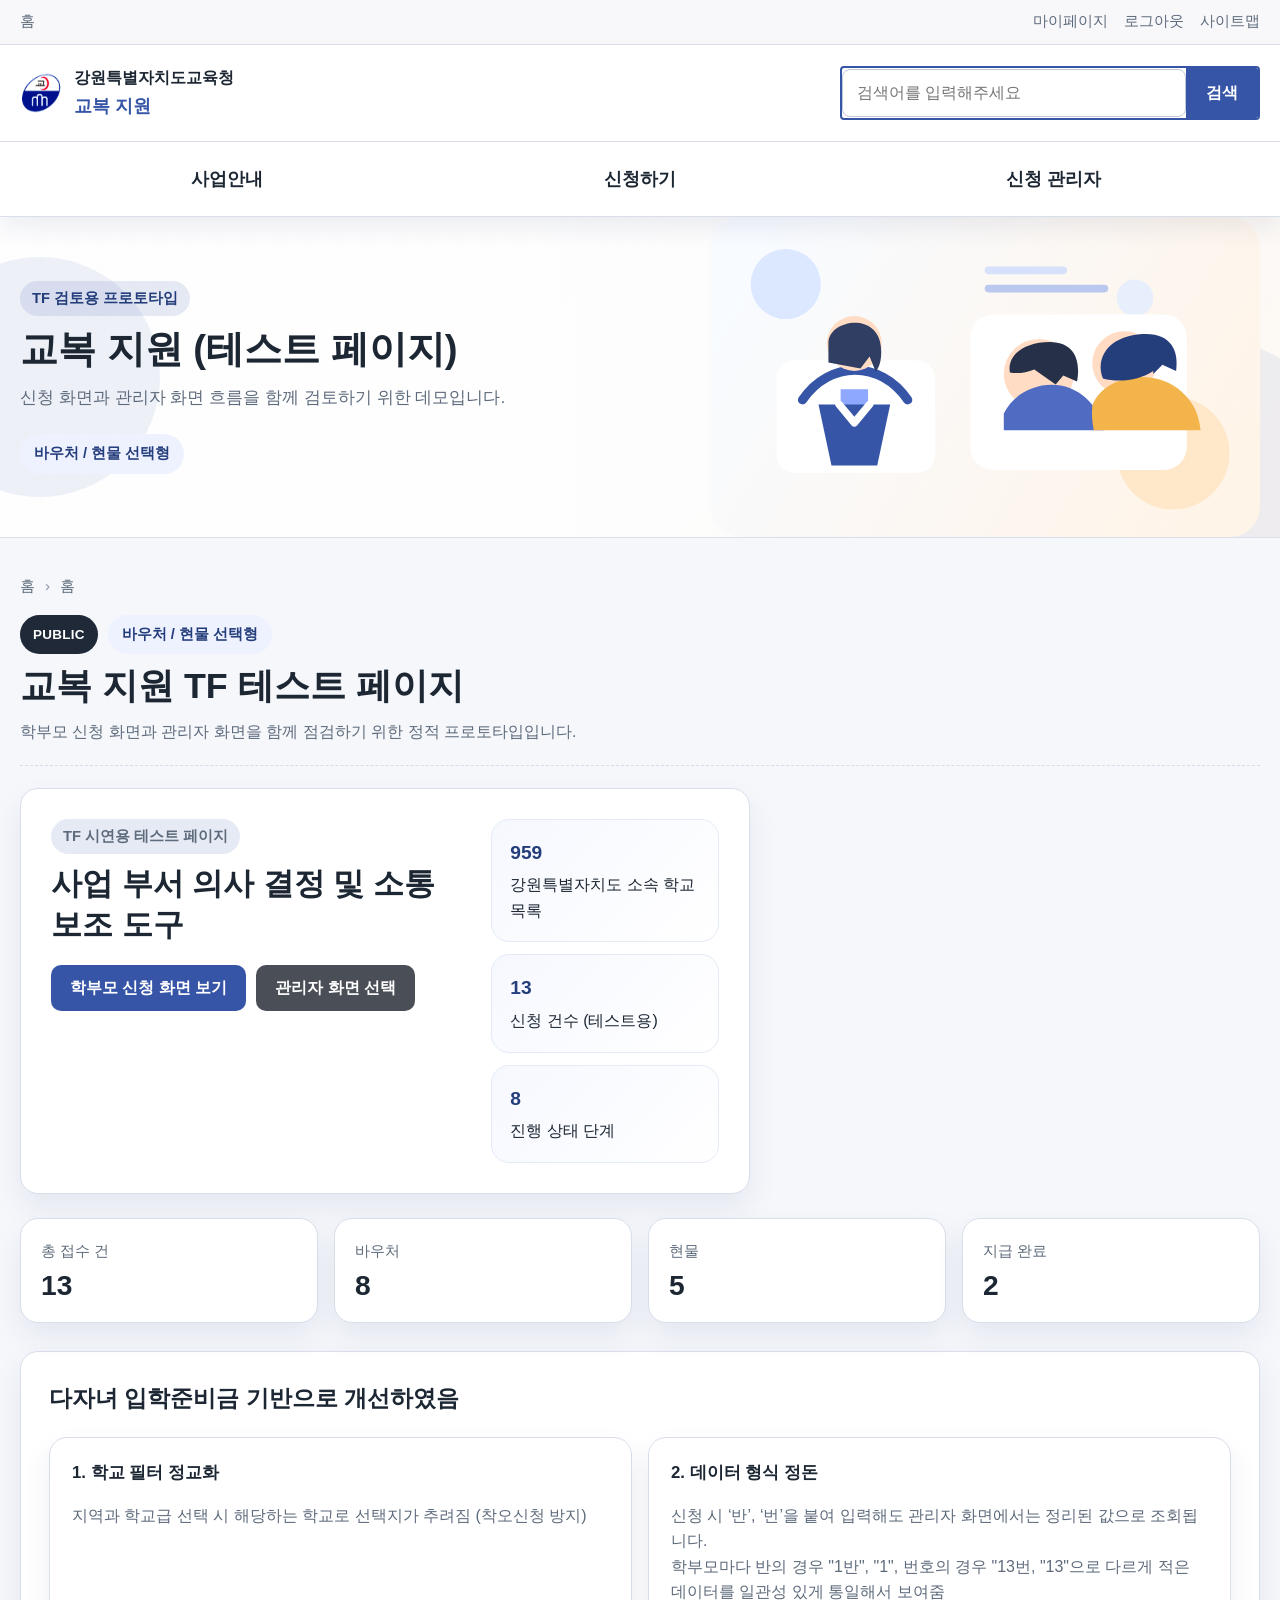
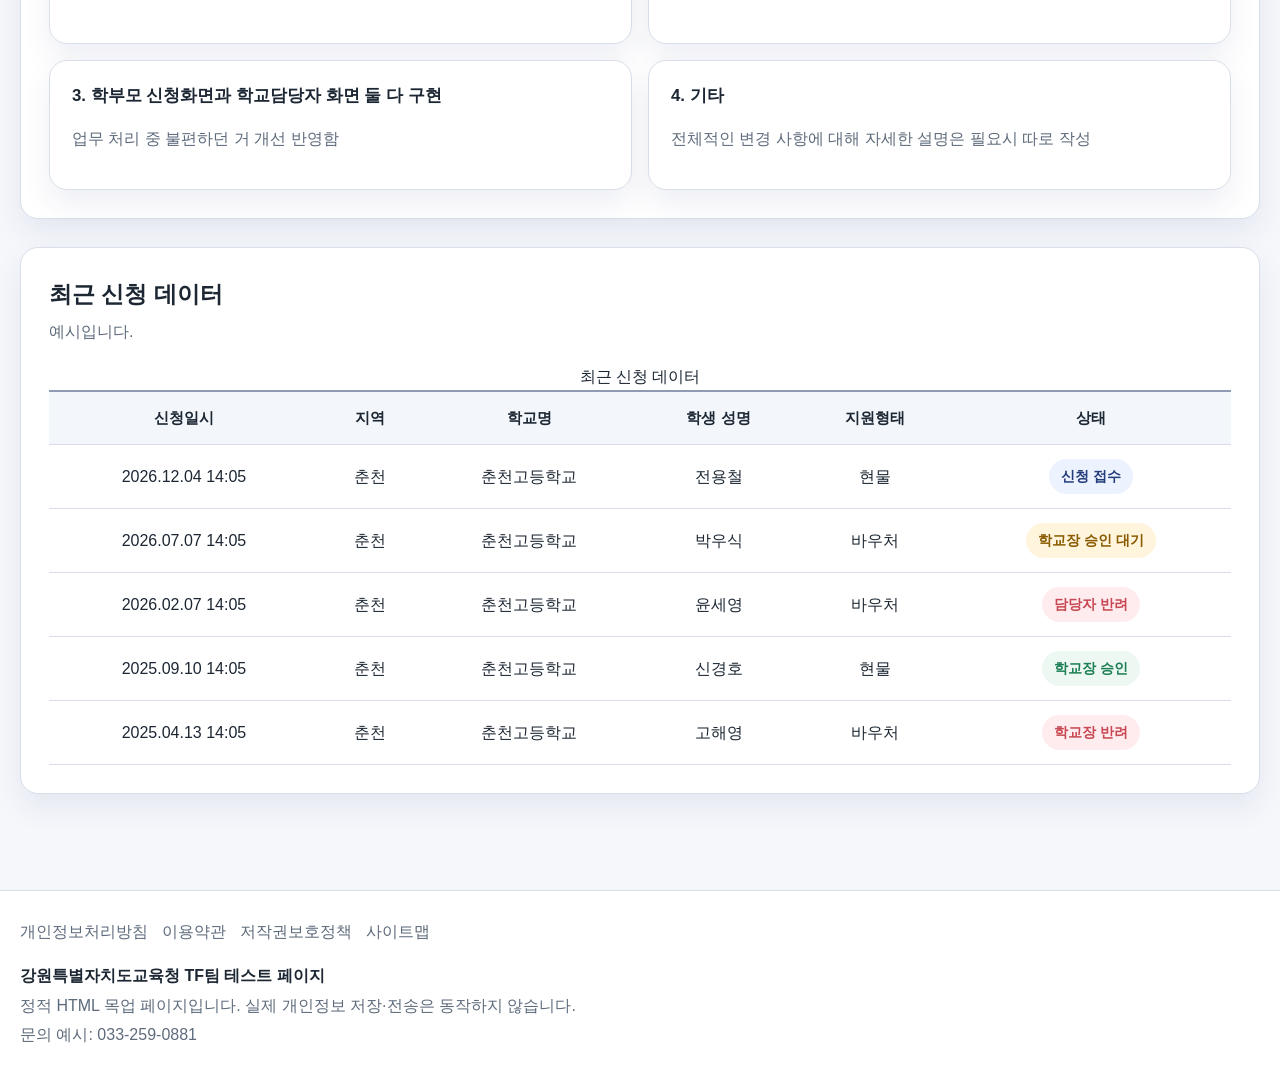
<file: index.html>
<!DOCTYPE html>
<html lang="ko">
<head>
  <meta charset="utf-8">
  <meta name="robots" content="noindex">
  <meta http-equiv="X-UA-Compatible" content="IE=edge">
  <meta name="viewport" content="width=device-width, initial-scale=1.0">
  <meta name="description" content="강원특별자치도교육청 교복 지원 TF 테스트 페이지">
  <title>강원특별자치도교육청 교복 지원</title>

  <script async src="https://www.googletagmanager.com/gtag/js?id=G-W9LZ347BJD"></script>
  <script>
    window.dataLayer = window.dataLayer || [];
    function gtag() { dataLayer.push(arguments); }
    gtag('js', new Date());
    gtag('config', 'G-W9LZ347BJD');
  </script>

  <link rel="stylesheet" href="/static/style.css?v=3">
  <script src="/static/global-loader.js?v=3" defer></script>
  <script src="/static/app-config.js?v=3" defer></script>
  <script src="/static/schools-data.js?v=3" defer></script>
  <script src="/static/app-util.js?v=3" defer></script>
  <script src="/static/app-shell.js?v=3" defer></script>
  <script src="/static/app-schools.js?v=3" defer></script>
  <script src="/static/app-db.js?v=3" defer></script>
  <script src="/static/app-forms.js?v=3" defer></script>
  <script src="/static/app-admin-common.js?v=3" defer></script>
  <script src="/static/page-home.js?v=3" defer></script>
</head>
<body data-page="home" data-base="">
  <div id="site-header"></div>
  <main id="main-content">
    <div id="sub-visual"></div>
    <div class="container page-shell">
      <aside id="side-nav"></aside>
      <section class="page-main">
        <div id="breadcrumbs"></div>
        <div id="page-heading"></div>
        <div id="page-content"></div>
      </section>
    </div>
  </main>
  <div id="site-footer"></div>
</body>
</html>
</file>
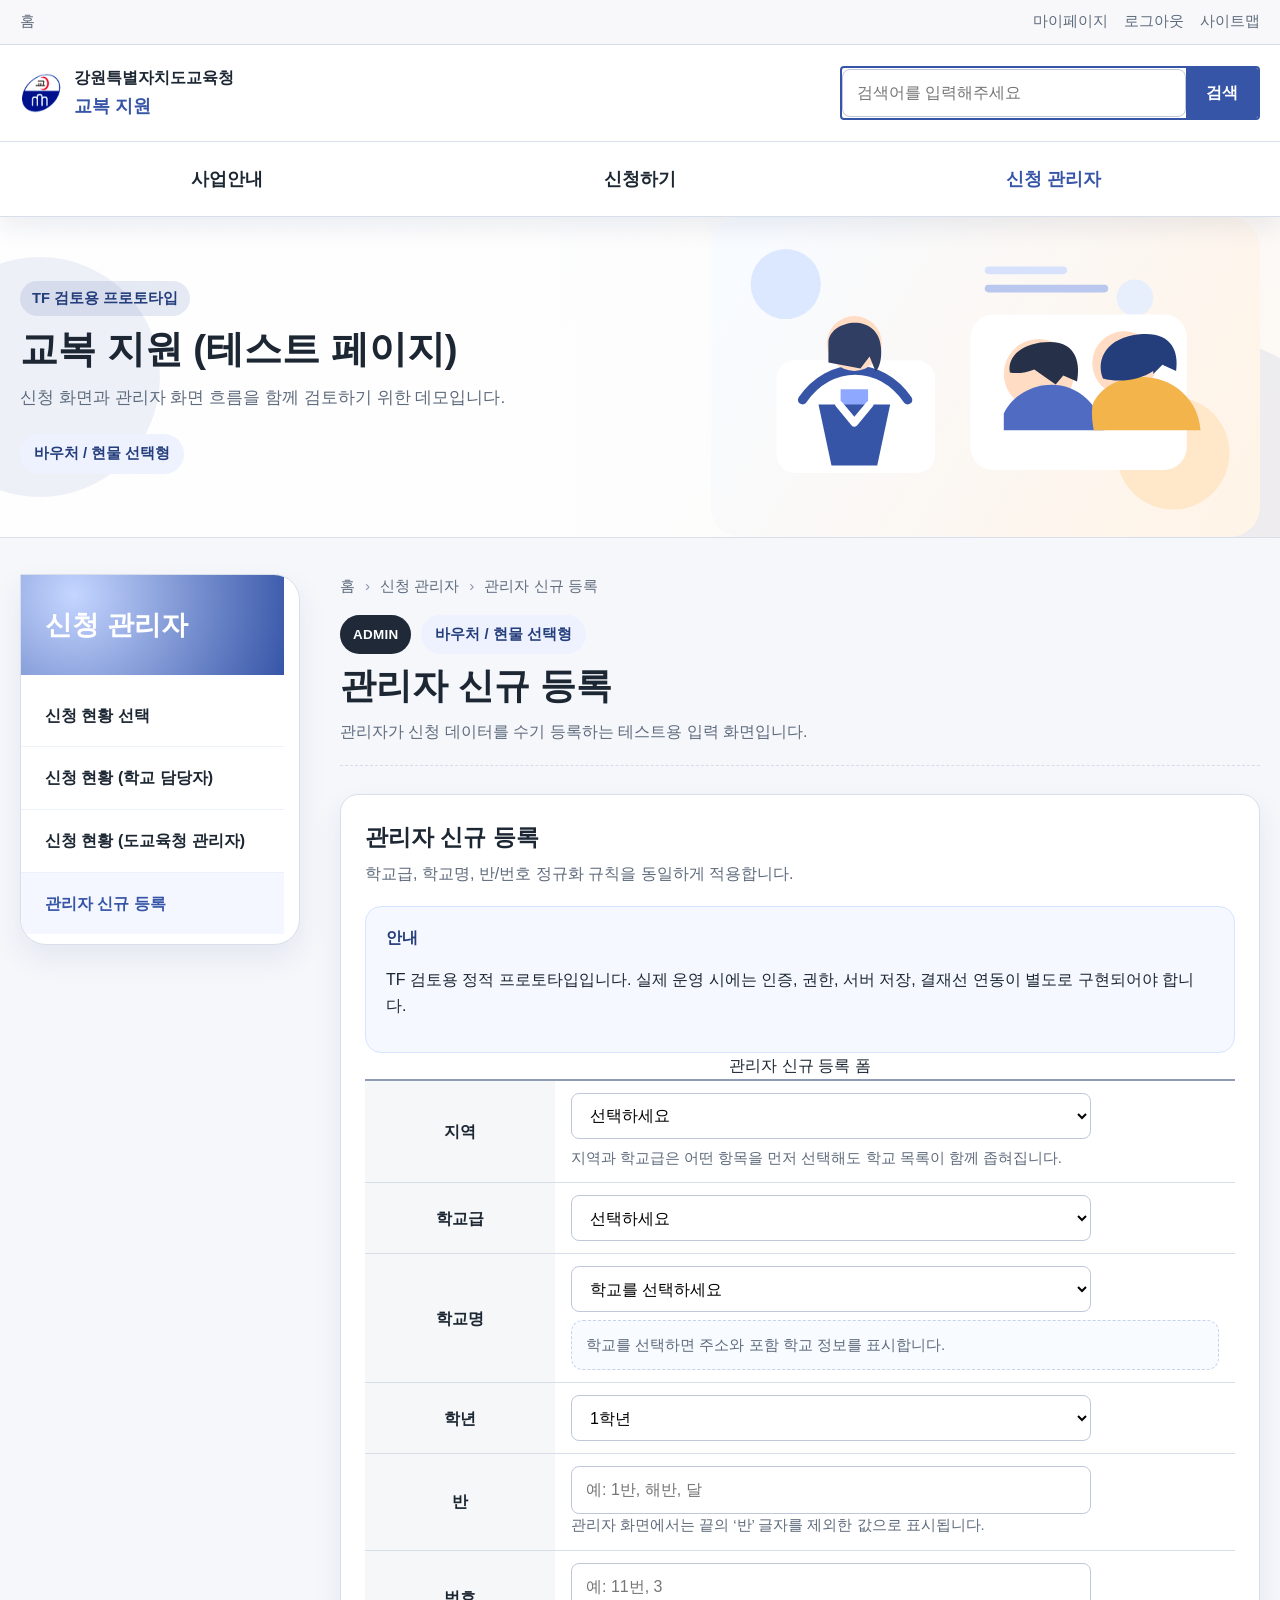
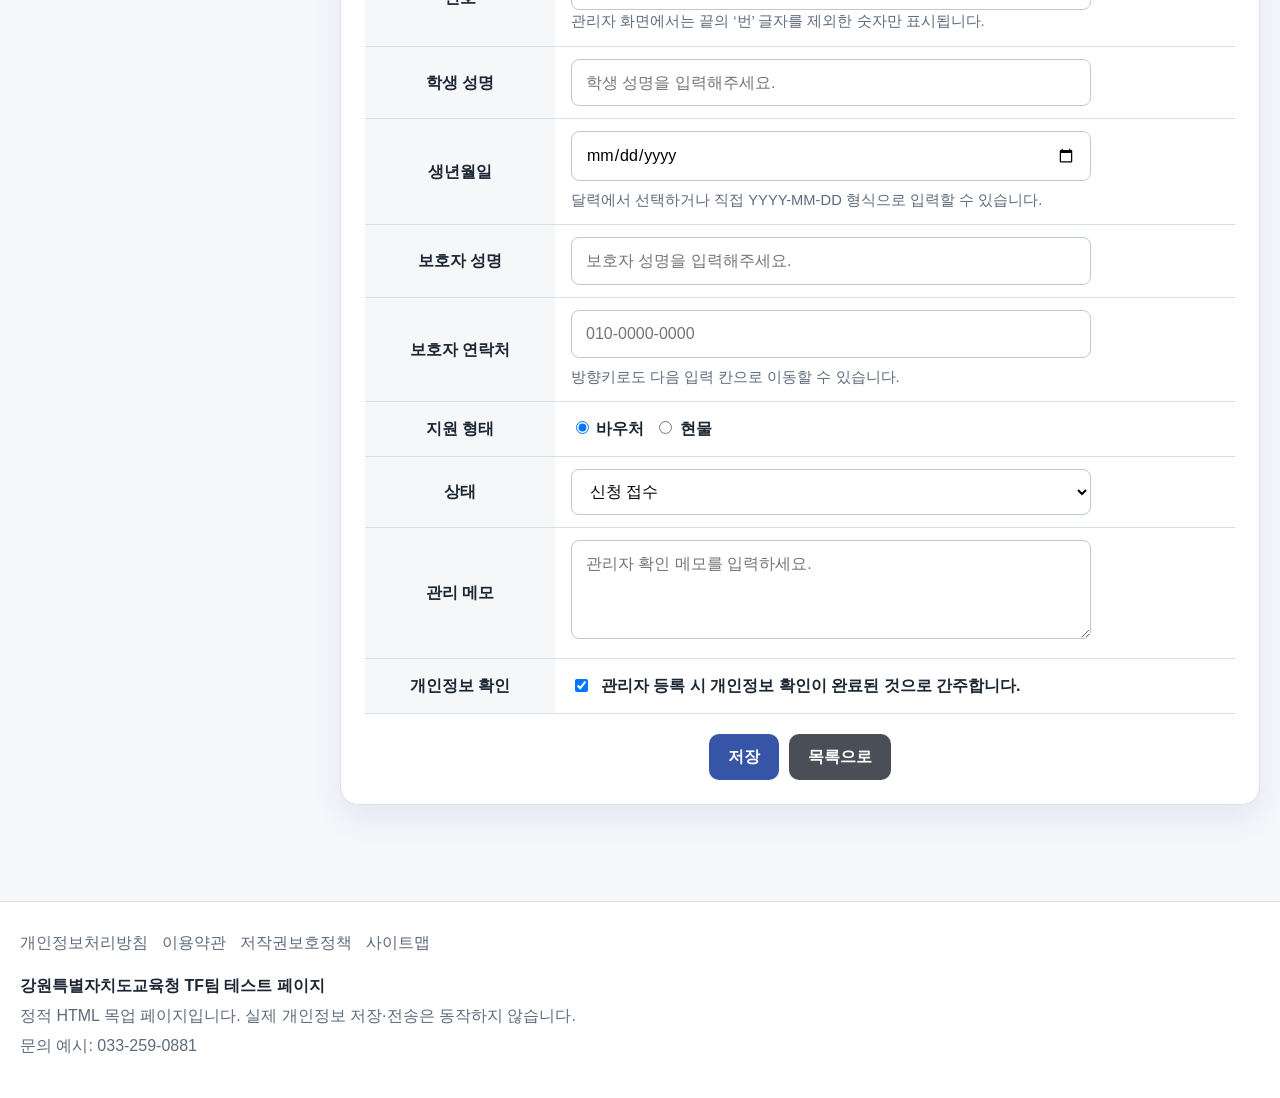
<file: admin-create/index.html>
<!DOCTYPE html>
<html lang="ko">
<head>
  <meta charset="utf-8">
  <meta name="robots" content="noindex">
  <meta http-equiv="X-UA-Compatible" content="IE=edge">
  <meta name="viewport" content="width=device-width, initial-scale=1.0">
  <meta name="description" content="강원특별자치도교육청 교복 지원 TF 테스트 페이지">
  <title>강원특별자치도교육청 교복 지원</title>

  <script async src="https://www.googletagmanager.com/gtag/js?id=G-W9LZ347BJD"></script>
  <script>
    window.dataLayer = window.dataLayer || [];
    function gtag() { dataLayer.push(arguments); }
    gtag('js', new Date());
    gtag('config', 'G-W9LZ347BJD');
  </script>

  <link rel="stylesheet" href="/static/style.css?v=3">
  <script src="/static/global-loader.js?v=3" defer></script>
  <script src="/static/app-config.js?v=3" defer></script>
  <script src="/static/schools-data.js?v=3" defer></script>
  <script src="/static/app-util.js?v=3" defer></script>
  <script src="/static/app-shell.js?v=3" defer></script>
  <script src="/static/app-schools.js?v=3" defer></script>
  <script src="/static/app-db.js?v=3" defer></script>
  <script src="/static/app-forms.js?v=3" defer></script>
  <script src="/static/app-admin-common.js?v=3" defer></script>
  <script src="/static/page-admin-create.js?v=3" defer></script>
</head>
<body data-page="admin-create" data-base="../">
  <div id="site-header"></div>
  <main id="main-content">
    <div id="sub-visual"></div>
    <div class="container page-shell">
      <aside id="side-nav"></aside>
      <section class="page-main">
        <div id="breadcrumbs"></div>
        <div id="page-heading"></div>
        <div id="page-content"></div>
      </section>
    </div>
  </main>
  <div id="site-footer"></div>
</body>
</html>
</file>
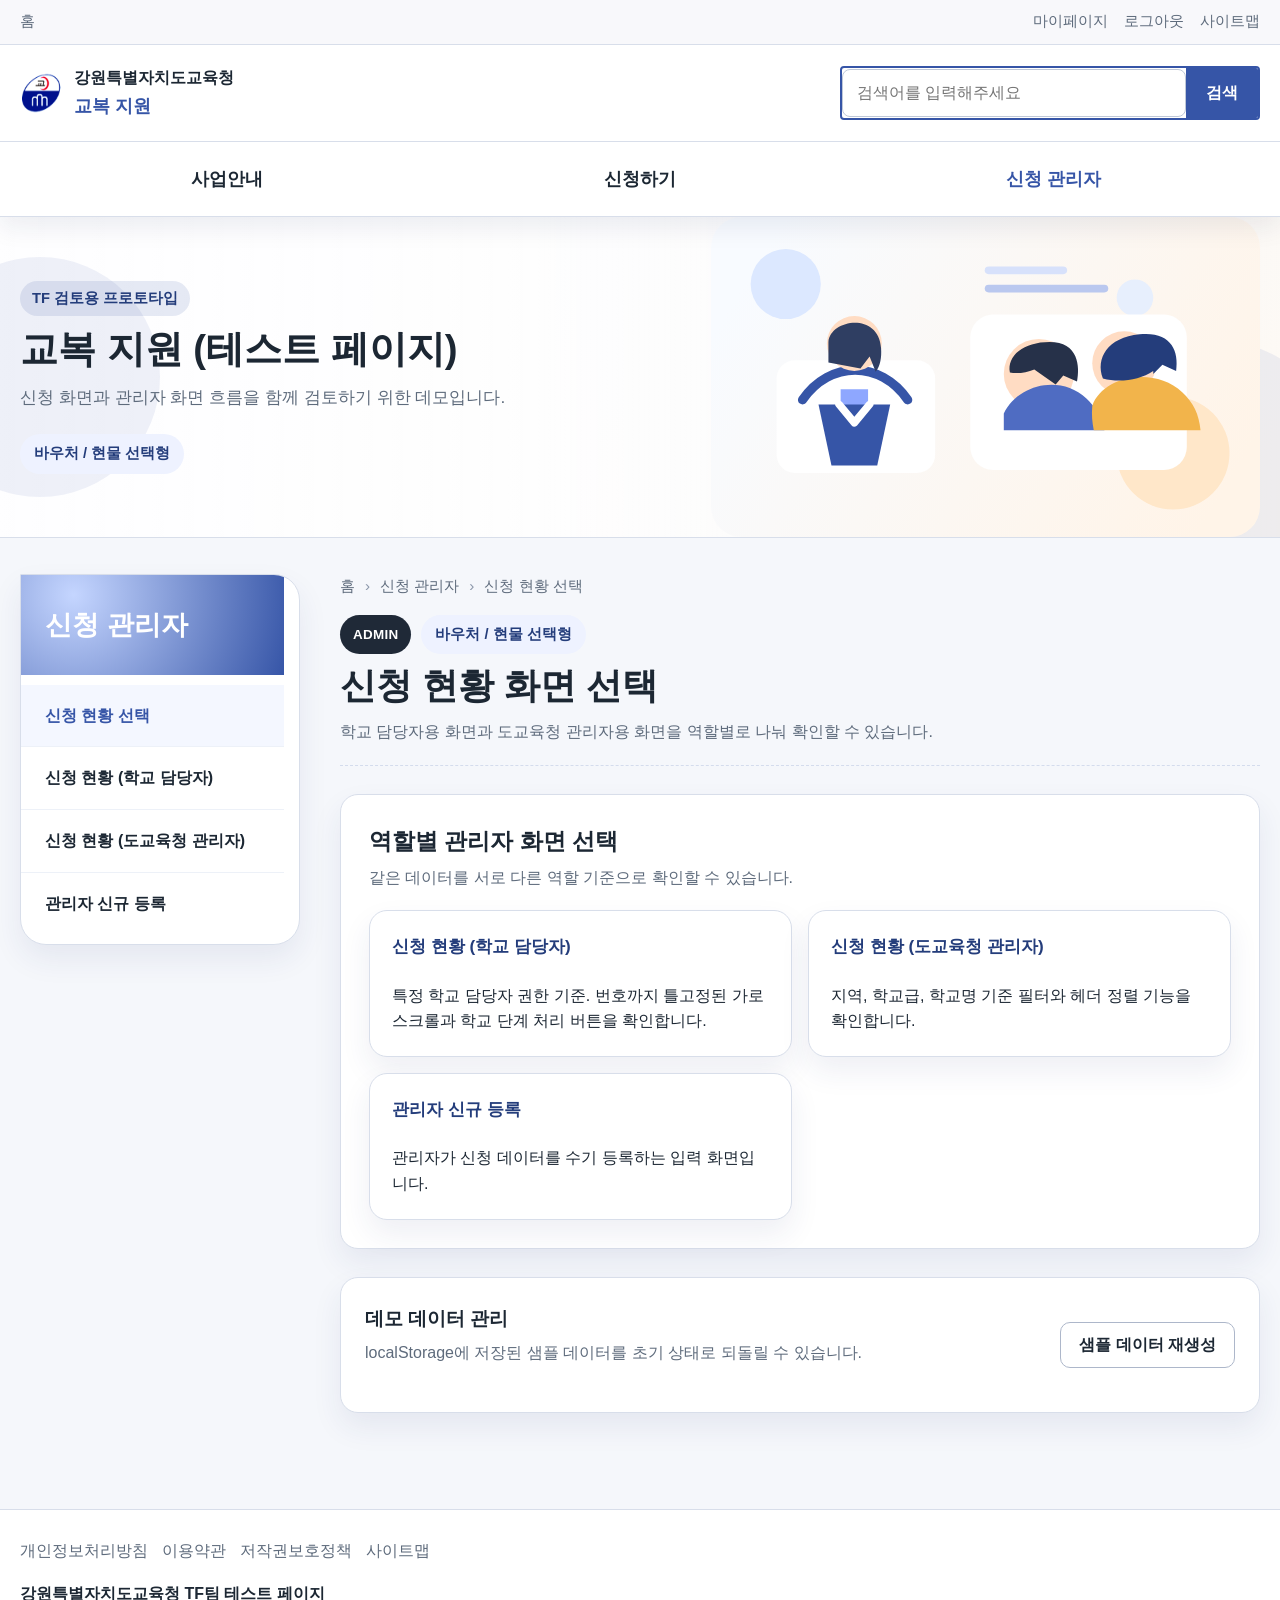
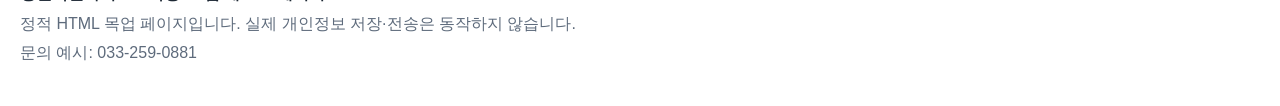
<file: admin-list/index.html>
<!DOCTYPE html>
<html lang="ko">
<head>
  <meta charset="utf-8">
  <meta name="robots" content="noindex">
  <meta http-equiv="X-UA-Compatible" content="IE=edge">
  <meta name="viewport" content="width=device-width, initial-scale=1.0">
  <meta name="description" content="강원특별자치도교육청 교복 지원 TF 테스트 페이지">
  <title>강원특별자치도교육청 교복 지원</title>

  <script async src="https://www.googletagmanager.com/gtag/js?id=G-W9LZ347BJD"></script>
  <script>
    window.dataLayer = window.dataLayer || [];
    function gtag() { dataLayer.push(arguments); }
    gtag('js', new Date());
    gtag('config', 'G-W9LZ347BJD');
  </script>

  <link rel="stylesheet" href="/static/style.css?v=3">
  <script src="/static/global-loader.js?v=3" defer></script>
  <script src="/static/app-config.js?v=3" defer></script>
  <script src="/static/schools-data.js?v=3" defer></script>
  <script src="/static/app-util.js?v=3" defer></script>
  <script src="/static/app-shell.js?v=3" defer></script>
  <script src="/static/app-schools.js?v=3" defer></script>
  <script src="/static/app-db.js?v=3" defer></script>
  <script src="/static/app-forms.js?v=3" defer></script>
  <script src="/static/app-admin-common.js?v=3" defer></script>
  <script src="/static/page-admin-hub.js?v=3" defer></script>
</head>
<body data-page="admin-list" data-base="../">
  <div id="site-header"></div>
  <main id="main-content">
    <div id="sub-visual"></div>
    <div class="container page-shell">
      <aside id="side-nav"></aside>
      <section class="page-main">
        <div id="breadcrumbs"></div>
        <div id="page-heading"></div>
        <div id="page-content"></div>
      </section>
    </div>
  </main>
  <div id="site-footer"></div>
</body>
</html>
</file>
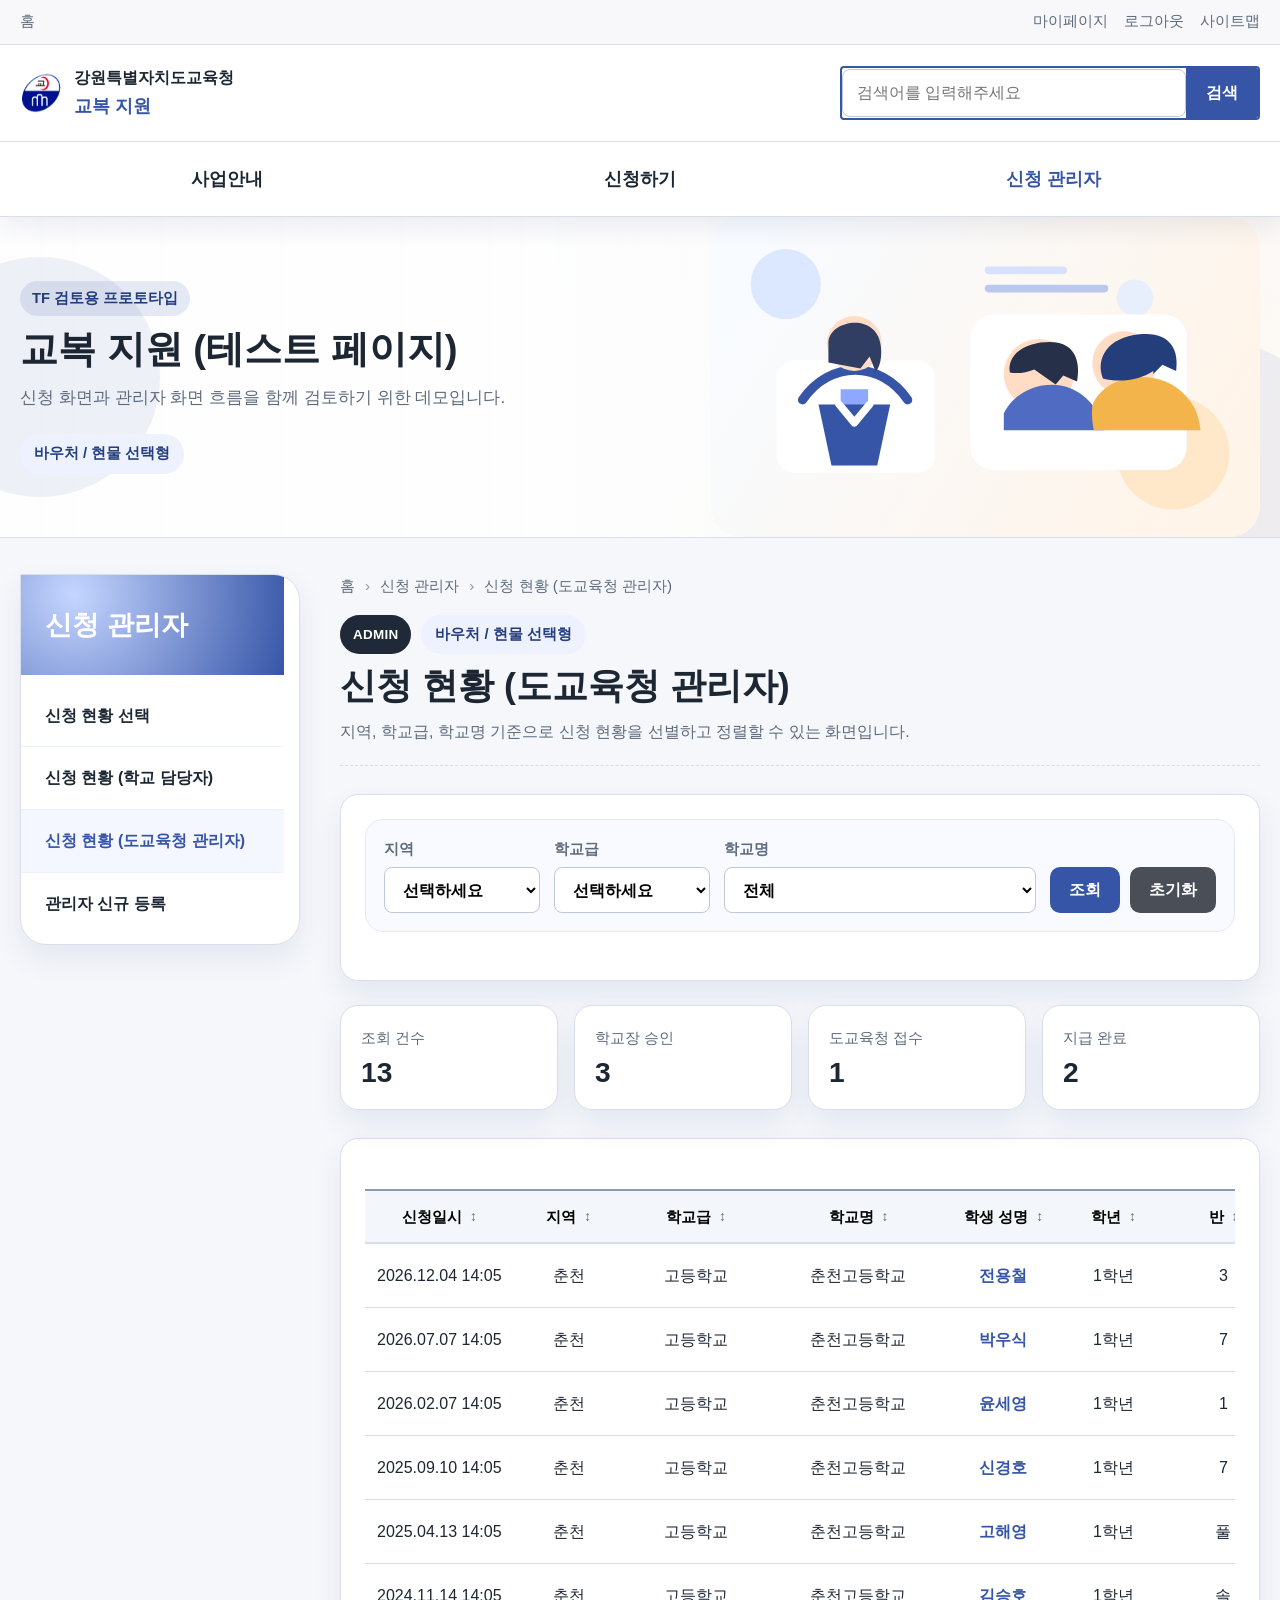
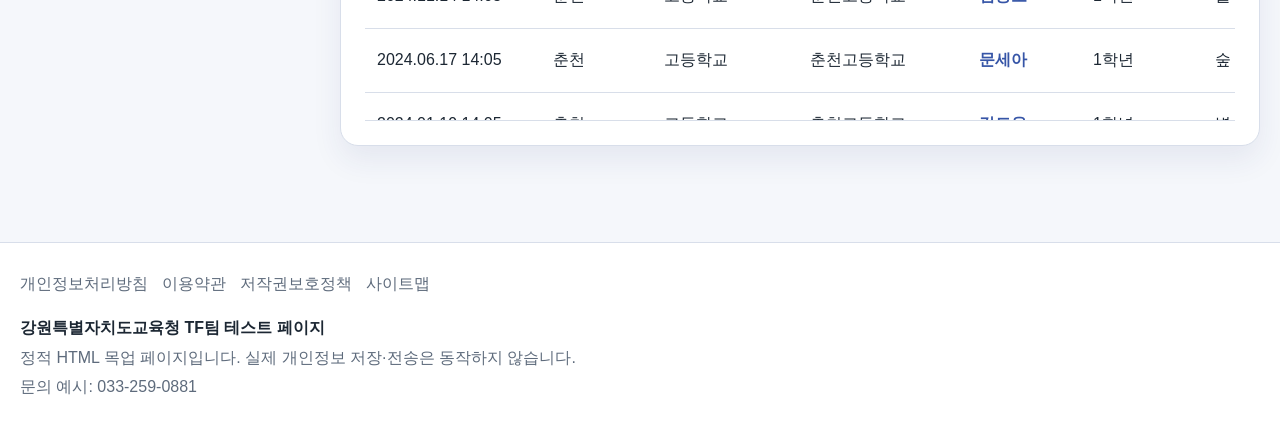
<file: admin-office/index.html>
<!DOCTYPE html>
<html lang="ko">
<head>
  <meta charset="utf-8">
  <meta name="robots" content="noindex">
  <meta http-equiv="X-UA-Compatible" content="IE=edge">
  <meta name="viewport" content="width=device-width, initial-scale=1.0">
  <meta name="description" content="강원특별자치도교육청 교복 지원 TF 테스트 페이지">
  <title>강원특별자치도교육청 교복 지원</title>

  <script async src="https://www.googletagmanager.com/gtag/js?id=G-W9LZ347BJD"></script>
  <script>
    window.dataLayer = window.dataLayer || [];
    function gtag() { dataLayer.push(arguments); }
    gtag('js', new Date());
    gtag('config', 'G-W9LZ347BJD');
  </script>

  <link rel="stylesheet" href="/static/style.css?v=3">
  <script src="/static/global-loader.js?v=3" defer></script>
  <script src="/static/app-config.js?v=3" defer></script>
  <script src="/static/schools-data.js?v=3" defer></script>
  <script src="/static/app-util.js?v=3" defer></script>
  <script src="/static/app-shell.js?v=3" defer></script>
  <script src="/static/app-schools.js?v=3" defer></script>
  <script src="/static/app-db.js?v=3" defer></script>
  <script src="/static/app-forms.js?v=3" defer></script>
  <script src="/static/app-admin-common.js?v=3" defer></script>
  <script src="/static/page-admin-office.js?v=3" defer></script>
</head>
<body data-page="admin-office" data-base="../">
  <div id="site-header"></div>
  <main id="main-content">
    <div id="sub-visual"></div>
    <div class="container page-shell">
      <aside id="side-nav"></aside>
      <section class="page-main">
        <div id="breadcrumbs"></div>
        <div id="page-heading"></div>
        <div id="page-content"></div>
      </section>
    </div>
  </main>
  <div id="site-footer"></div>
</body>
</html>
</file>
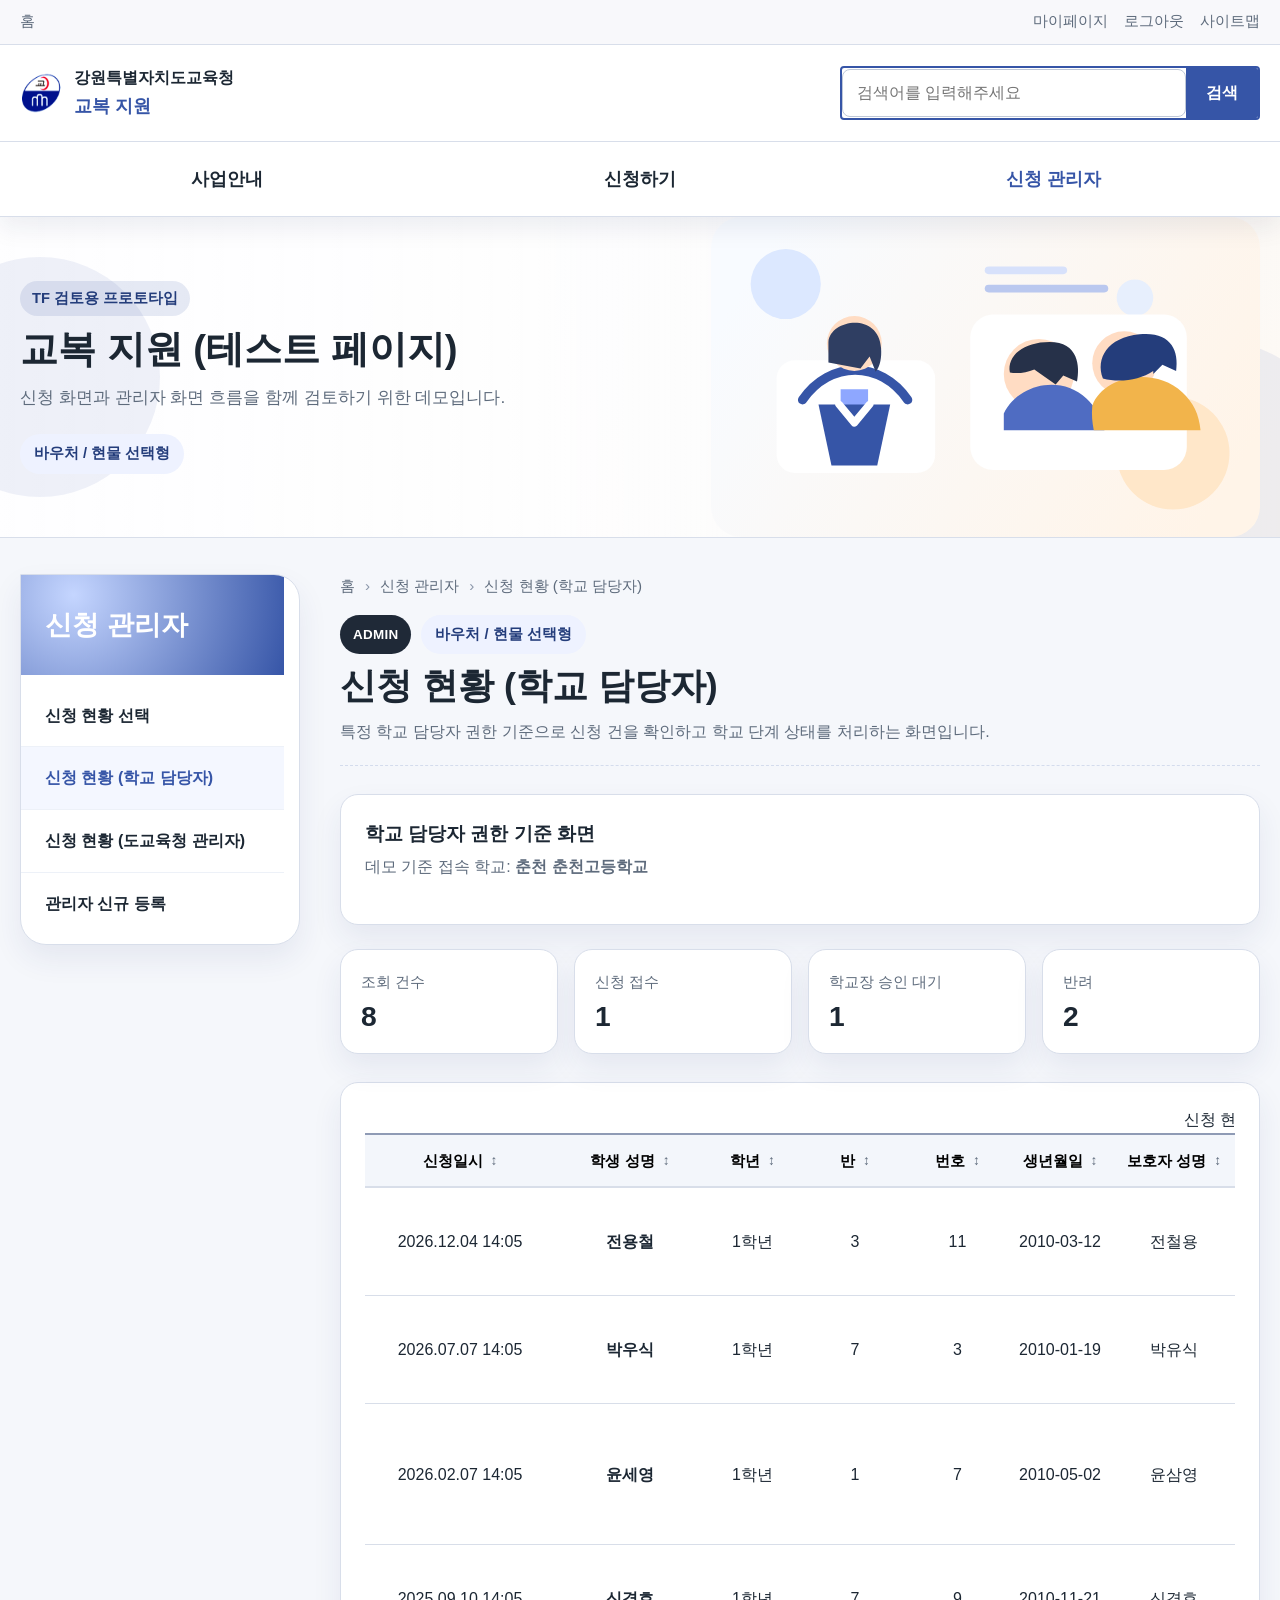
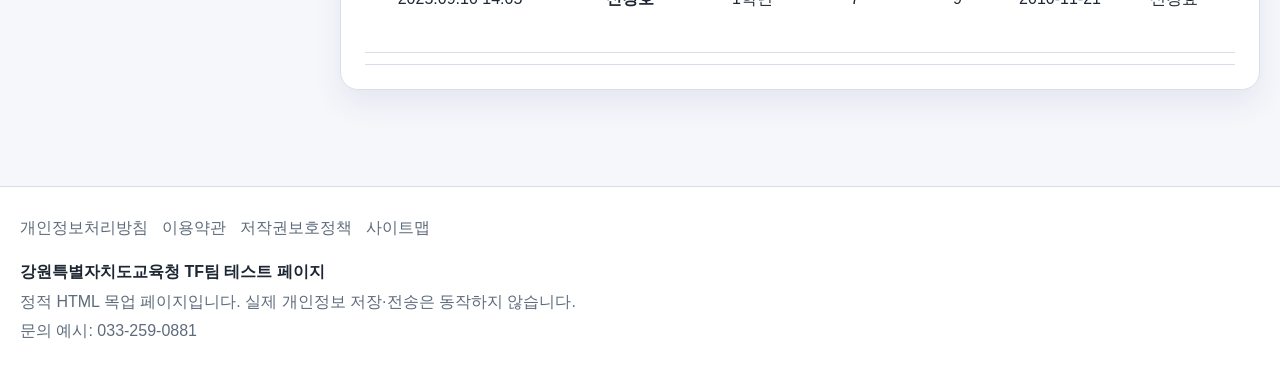
<file: admin-school/index.html>
<!DOCTYPE html>
<html lang="ko">
<head>
  <meta charset="utf-8">
  <meta name="robots" content="noindex">
  <meta http-equiv="X-UA-Compatible" content="IE=edge">
  <meta name="viewport" content="width=device-width, initial-scale=1.0">
  <meta name="description" content="강원특별자치도교육청 교복 지원 TF 테스트 페이지">
  <title>강원특별자치도교육청 교복 지원</title>

  <script async src="https://www.googletagmanager.com/gtag/js?id=G-W9LZ347BJD"></script>
  <script>
    window.dataLayer = window.dataLayer || [];
    function gtag() { dataLayer.push(arguments); }
    gtag('js', new Date());
    gtag('config', 'G-W9LZ347BJD');
  </script>

  <link rel="stylesheet" href="/static/style.css?v=3">
  <script src="/static/global-loader.js?v=3" defer></script>
  <script src="/static/app-config.js?v=3" defer></script>
  <script src="/static/schools-data.js?v=3" defer></script>
  <script src="/static/app-util.js?v=3" defer></script>
  <script src="/static/app-shell.js?v=3" defer></script>
  <script src="/static/app-schools.js?v=3" defer></script>
  <script src="/static/app-db.js?v=3" defer></script>
  <script src="/static/app-forms.js?v=3" defer></script>
  <script src="/static/app-admin-common.js?v=3" defer></script>
  <script src="/static/page-admin-school.js?v=3" defer></script>
</head>
<body data-page="admin-school" data-base="../">
  <div id="site-header"></div>
  <main id="main-content">
    <div id="sub-visual"></div>
    <div class="container page-shell">
      <aside id="side-nav"></aside>
      <section class="page-main">
        <div id="breadcrumbs"></div>
        <div id="page-heading"></div>
        <div id="page-content"></div>
      </section>
    </div>
  </main>
  <div id="site-footer"></div>
</body>
</html>
</file>
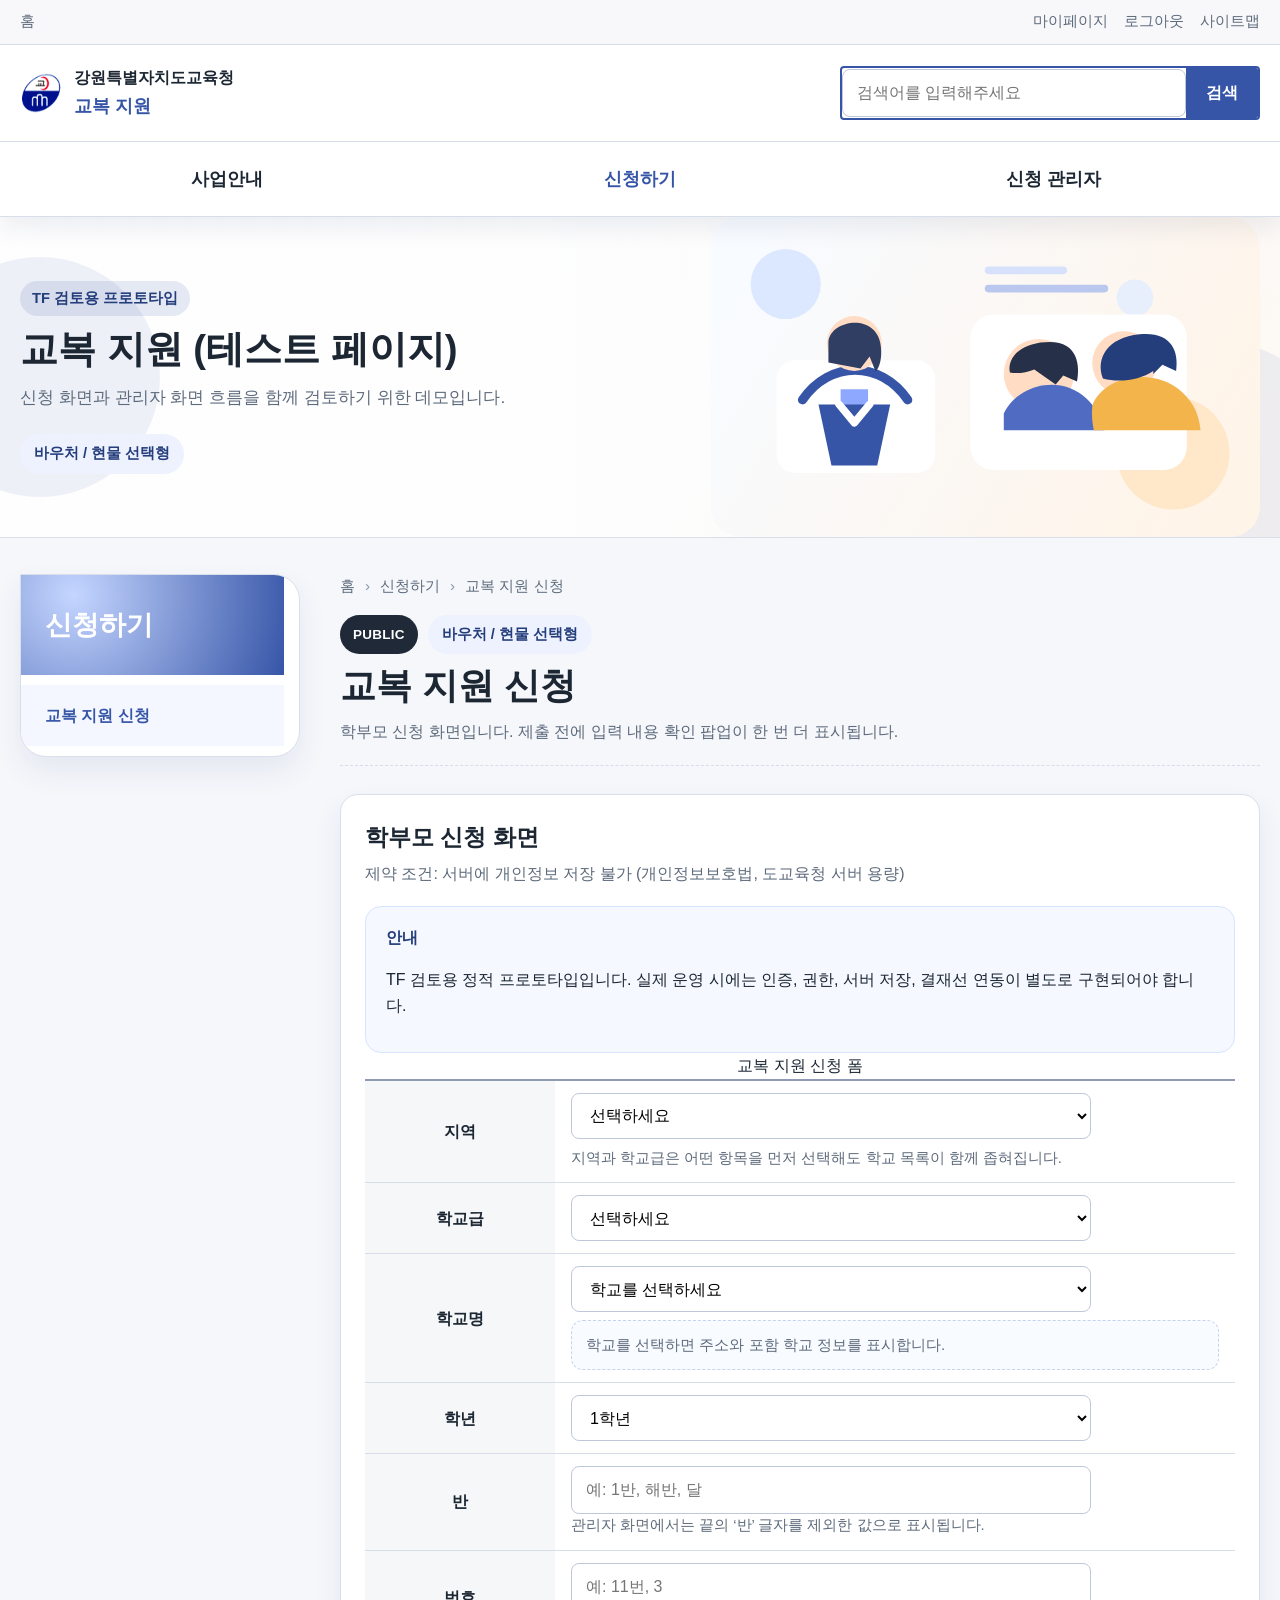
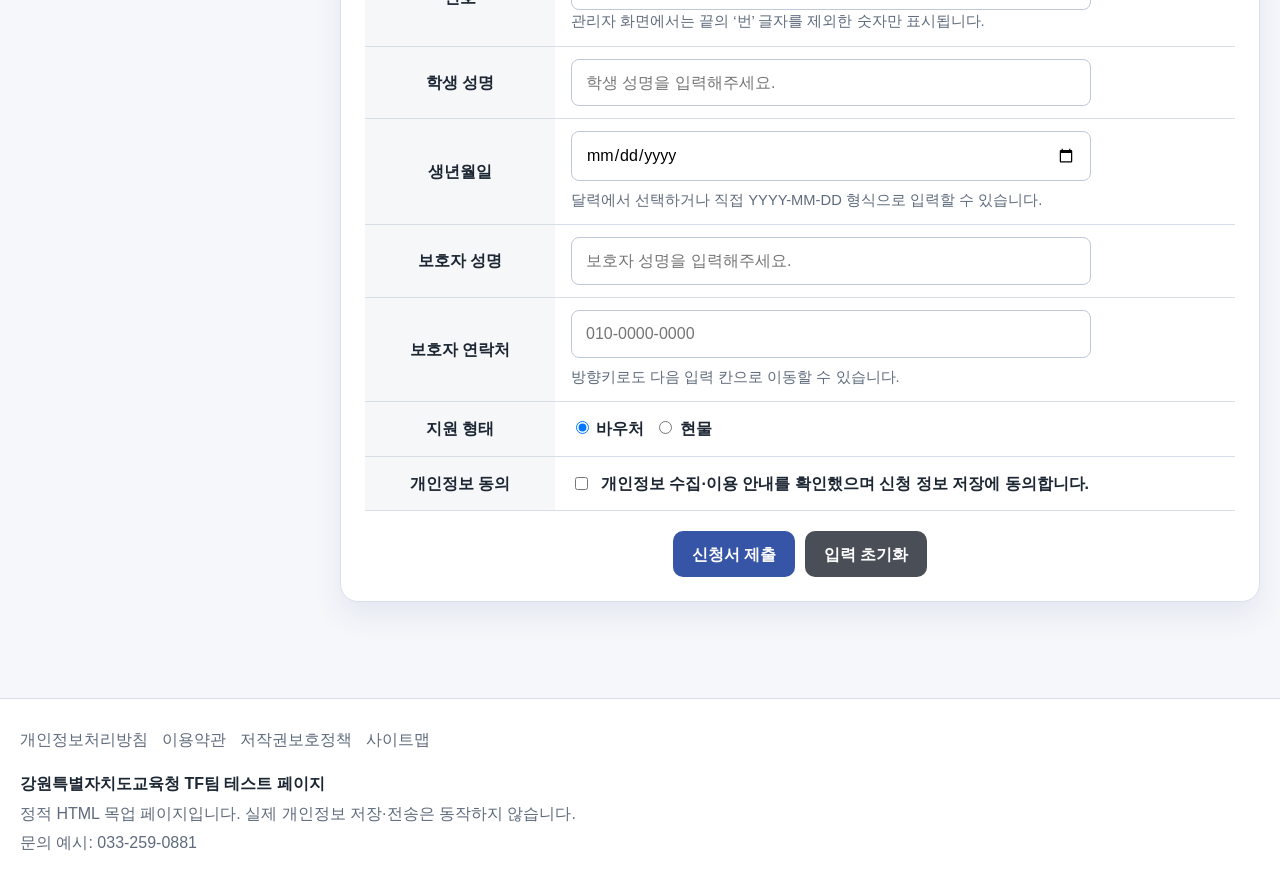
<file: apply/index.html>
<!DOCTYPE html>
<html lang="ko">
<head>
  <meta charset="utf-8">
  <meta name="robots" content="noindex">
  <meta http-equiv="X-UA-Compatible" content="IE=edge">
  <meta name="viewport" content="width=device-width, initial-scale=1.0">
  <meta name="description" content="강원특별자치도교육청 교복 지원 TF 테스트 페이지">
  <title>강원특별자치도교육청 교복 지원</title>

  <script async src="https://www.googletagmanager.com/gtag/js?id=G-W9LZ347BJD"></script>
  <script>
    window.dataLayer = window.dataLayer || [];
    function gtag() { dataLayer.push(arguments); }
    gtag('js', new Date());
    gtag('config', 'G-W9LZ347BJD');
  </script>

  <link rel="stylesheet" href="/static/style.css?v=3">
  <script src="/static/global-loader.js?v=3" defer></script>
  <script src="/static/app-config.js?v=3" defer></script>
  <script src="/static/schools-data.js?v=3" defer></script>
  <script src="/static/app-util.js?v=3" defer></script>
  <script src="/static/app-shell.js?v=3" defer></script>
  <script src="/static/app-schools.js?v=3" defer></script>
  <script src="/static/app-db.js?v=3" defer></script>
  <script src="/static/app-forms.js?v=3" defer></script>
  <script src="/static/app-admin-common.js?v=3" defer></script>
  <script src="/static/page-apply.js?v=3" defer></script>
</head>
<body data-page="apply" data-base="../">
  <div id="site-header"></div>
  <main id="main-content">
    <div id="sub-visual"></div>
    <div class="container page-shell">
      <aside id="side-nav"></aside>
      <section class="page-main">
        <div id="breadcrumbs"></div>
        <div id="page-heading"></div>
        <div id="page-content"></div>
      </section>
    </div>
  </main>
  <div id="site-footer"></div>
</body>
</html>
</file>
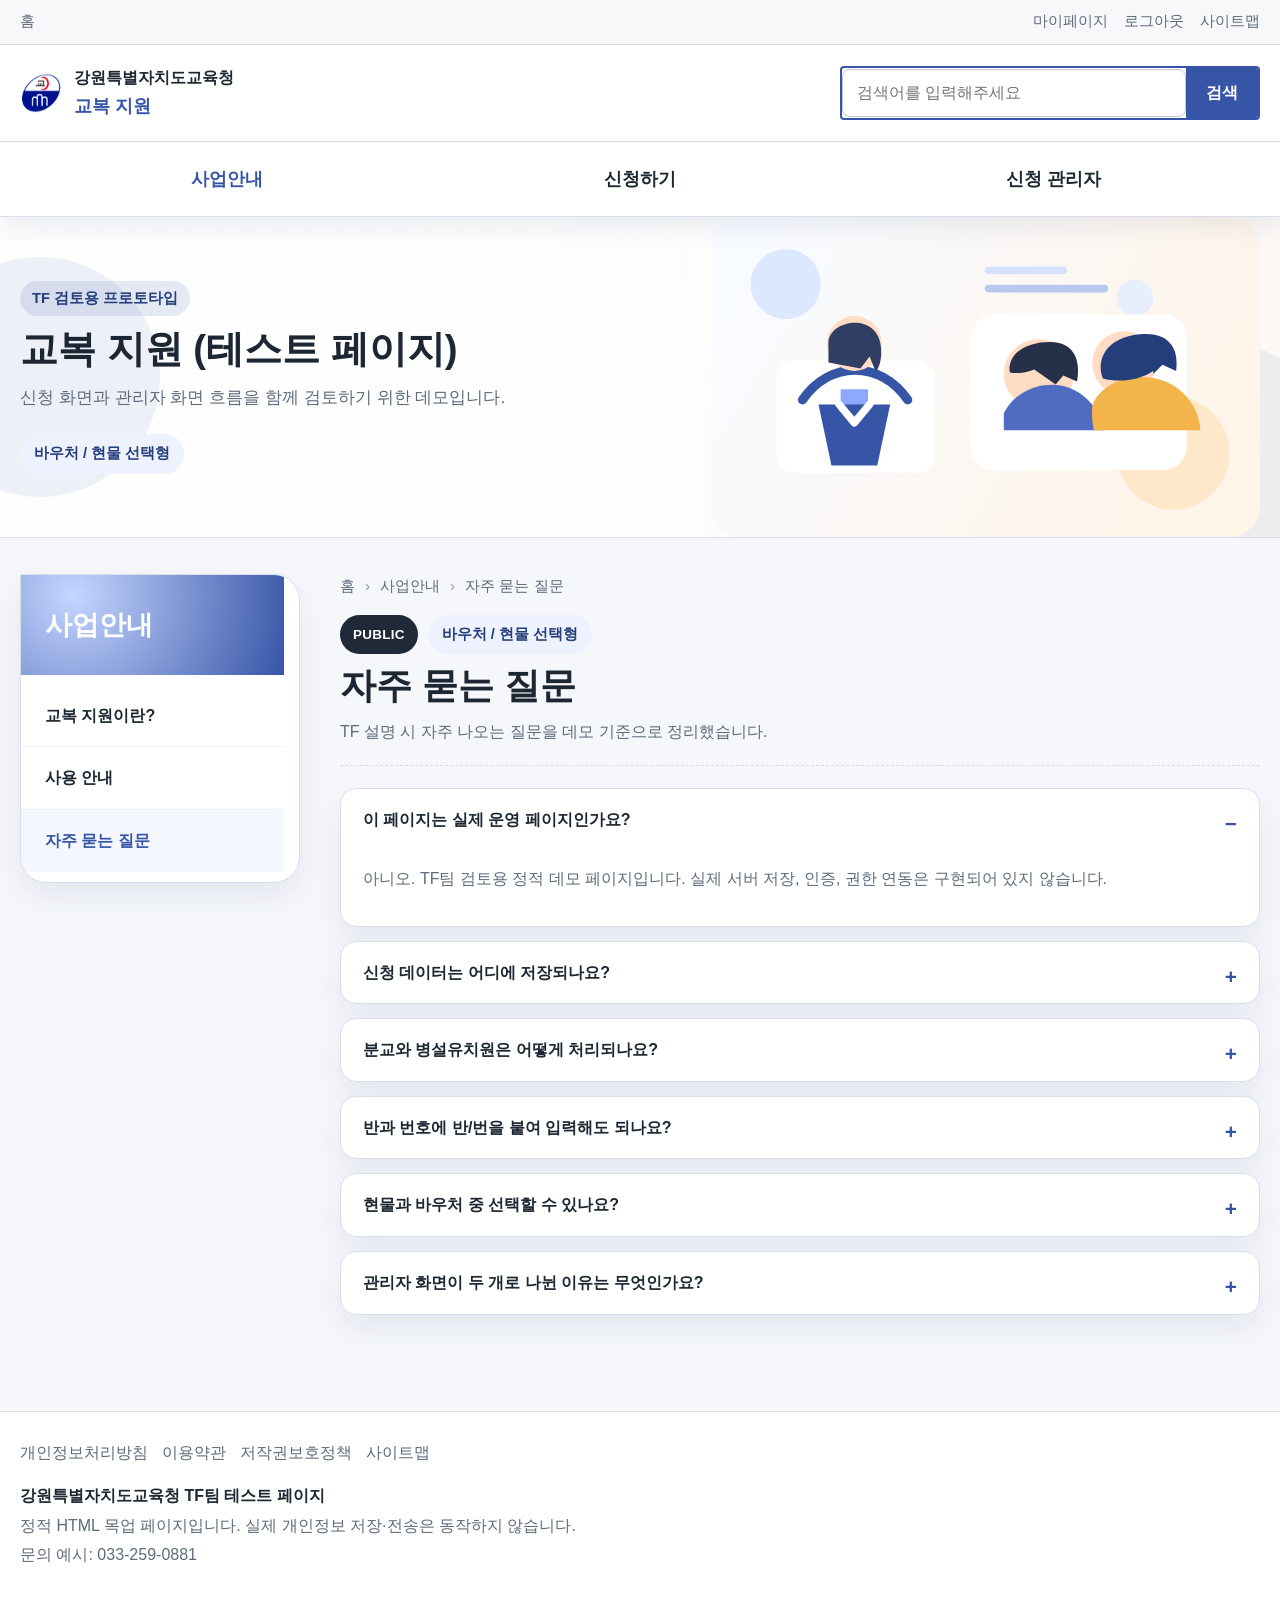
<file: faq/index.html>
<!DOCTYPE html>
<html lang="ko">
<head>
  <meta charset="utf-8">
  <meta name="robots" content="noindex">
  <meta http-equiv="X-UA-Compatible" content="IE=edge">
  <meta name="viewport" content="width=device-width, initial-scale=1.0">
  <meta name="description" content="강원특별자치도교육청 교복 지원 TF 테스트 페이지">
  <title>강원특별자치도교육청 교복 지원</title>

  <script async src="https://www.googletagmanager.com/gtag/js?id=G-W9LZ347BJD"></script>
  <script>
    window.dataLayer = window.dataLayer || [];
    function gtag() { dataLayer.push(arguments); }
    gtag('js', new Date());
    gtag('config', 'G-W9LZ347BJD');
  </script>

  <link rel="stylesheet" href="/static/style.css?v=3">
  <script src="/static/global-loader.js?v=3" defer></script>
  <script src="/static/app-config.js?v=3" defer></script>
  <script src="/static/schools-data.js?v=3" defer></script>
  <script src="/static/app-util.js?v=3" defer></script>
  <script src="/static/app-shell.js?v=3" defer></script>
  <script src="/static/app-schools.js?v=3" defer></script>
  <script src="/static/app-db.js?v=3" defer></script>
  <script src="/static/app-forms.js?v=3" defer></script>
  <script src="/static/app-admin-common.js?v=3" defer></script>
  <script src="/static/page-faq.js?v=3" defer></script>
</head>
<body data-page="faq" data-base="../">
  <div id="site-header"></div>
  <main id="main-content">
    <div id="sub-visual"></div>
    <div class="container page-shell">
      <aside id="side-nav"></aside>
      <section class="page-main">
        <div id="breadcrumbs"></div>
        <div id="page-heading"></div>
        <div id="page-content"></div>
      </section>
    </div>
  </main>
  <div id="site-footer"></div>
</body>
</html>
</file>
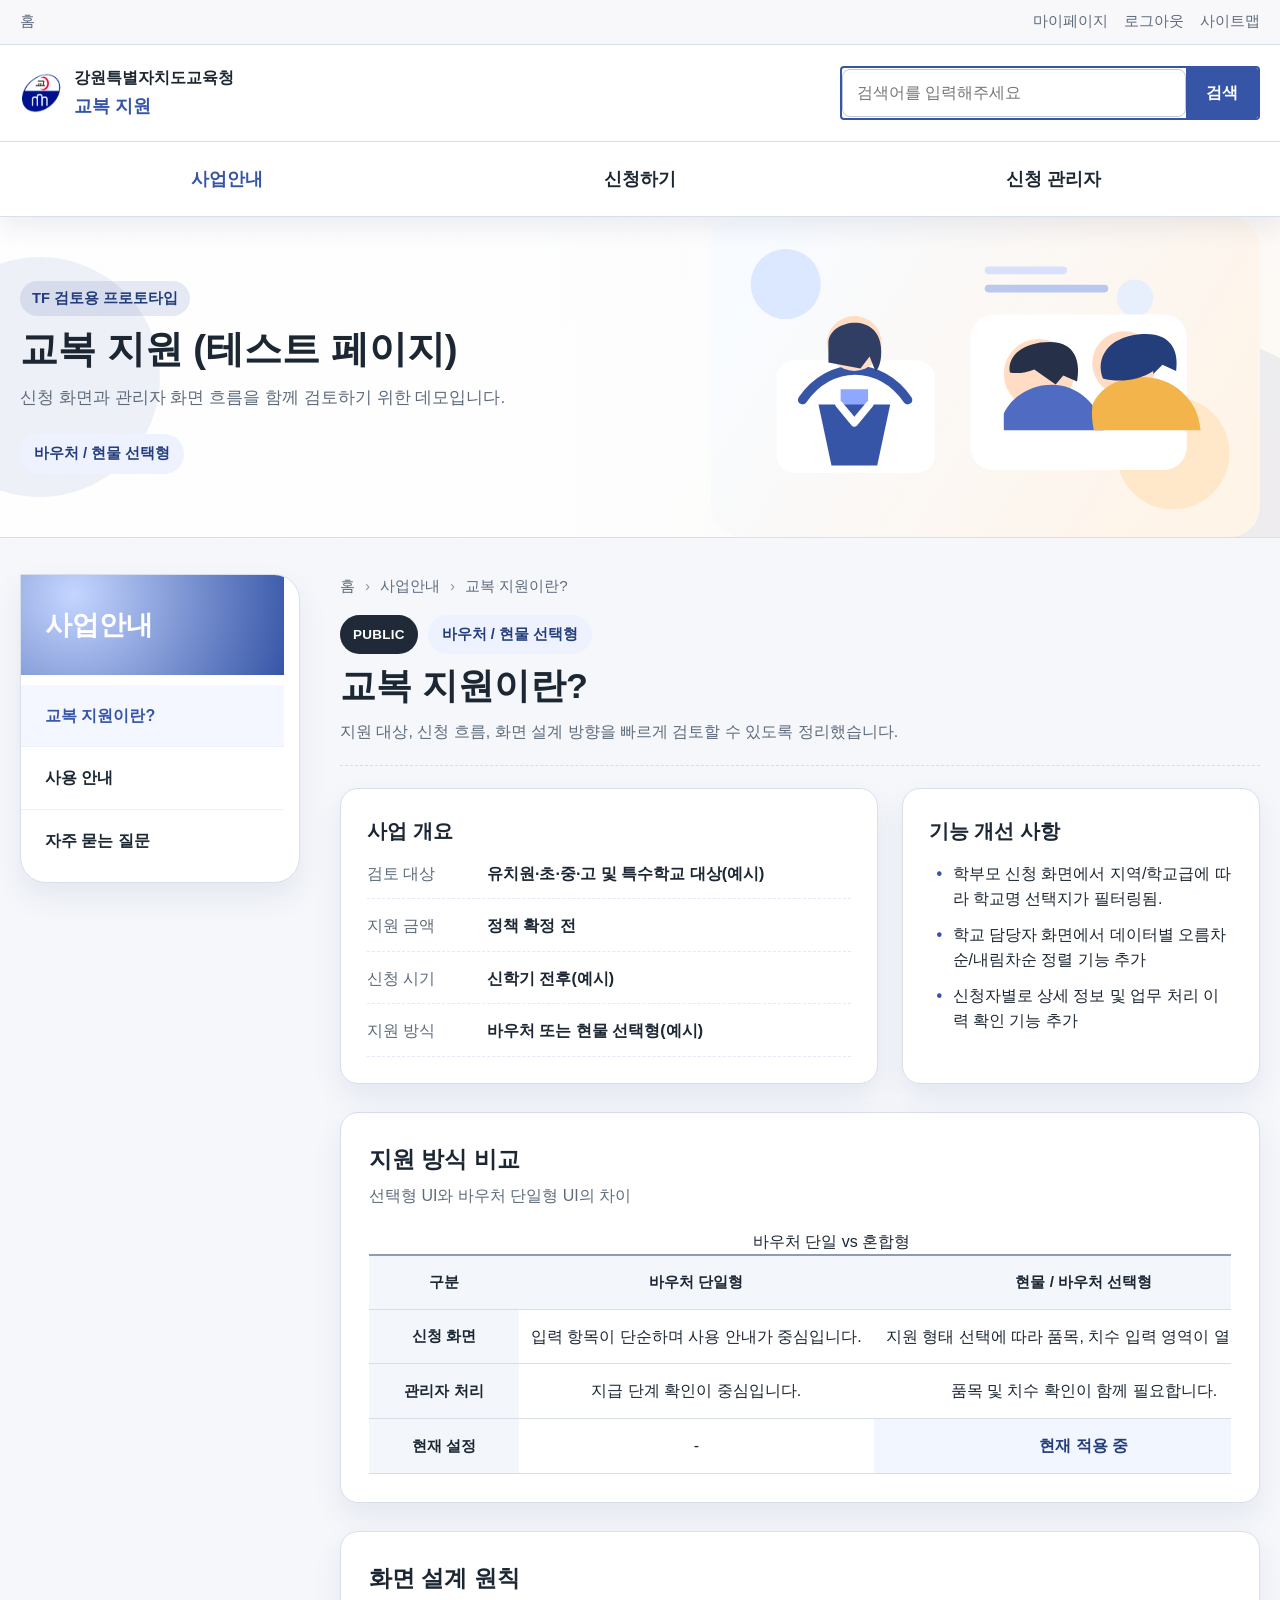
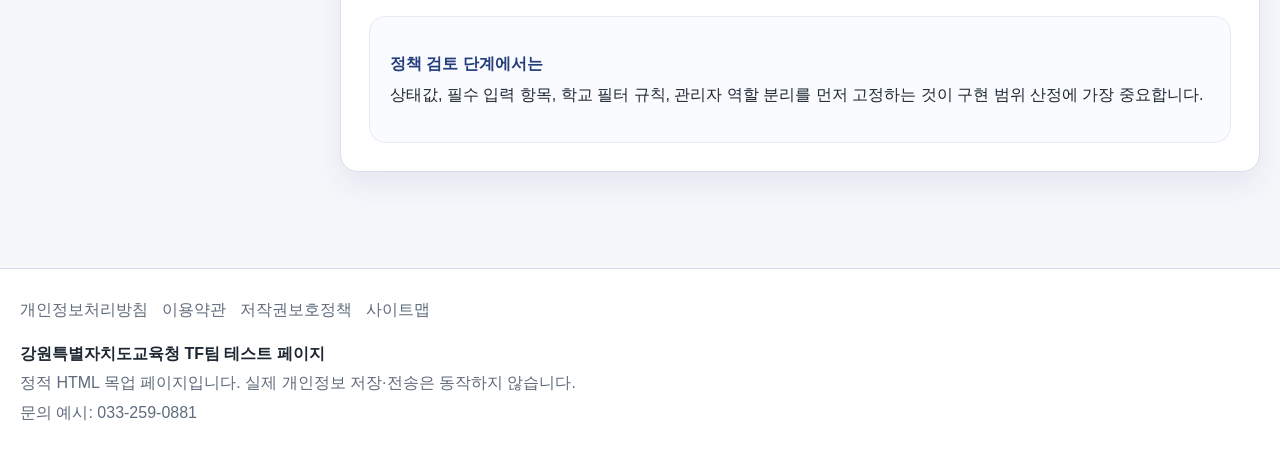
<file: info/index.html>
<!DOCTYPE html>
<html lang="ko">
<head>
  <meta charset="utf-8">
  <meta name="robots" content="noindex">
  <meta http-equiv="X-UA-Compatible" content="IE=edge">
  <meta name="viewport" content="width=device-width, initial-scale=1.0">
  <meta name="description" content="강원특별자치도교육청 교복 지원 TF 테스트 페이지">
  <title>강원특별자치도교육청 교복 지원</title>

  <script async src="https://www.googletagmanager.com/gtag/js?id=G-W9LZ347BJD"></script>
  <script>
    window.dataLayer = window.dataLayer || [];
    function gtag() { dataLayer.push(arguments); }
    gtag('js', new Date());
    gtag('config', 'G-W9LZ347BJD');
  </script>

  <link rel="stylesheet" href="/static/style.css?v=3">
  <script src="/static/global-loader.js?v=3" defer></script>
  <script src="/static/app-config.js?v=3" defer></script>
  <script src="/static/schools-data.js?v=3" defer></script>
  <script src="/static/app-util.js?v=3" defer></script>
  <script src="/static/app-shell.js?v=3" defer></script>
  <script src="/static/app-schools.js?v=3" defer></script>
  <script src="/static/app-db.js?v=3" defer></script>
  <script src="/static/app-forms.js?v=3" defer></script>
  <script src="/static/app-admin-common.js?v=3" defer></script>
  <script src="/static/page-info.js?v=3" defer></script>
</head>
<body data-page="info" data-base="../">
  <div id="site-header"></div>
  <main id="main-content">
    <div id="sub-visual"></div>
    <div class="container page-shell">
      <aside id="side-nav"></aside>
      <section class="page-main">
        <div id="breadcrumbs"></div>
        <div id="page-heading"></div>
        <div id="page-content"></div>
      </section>
    </div>
  </main>
  <div id="site-footer"></div>
</body>
</html>
</file>
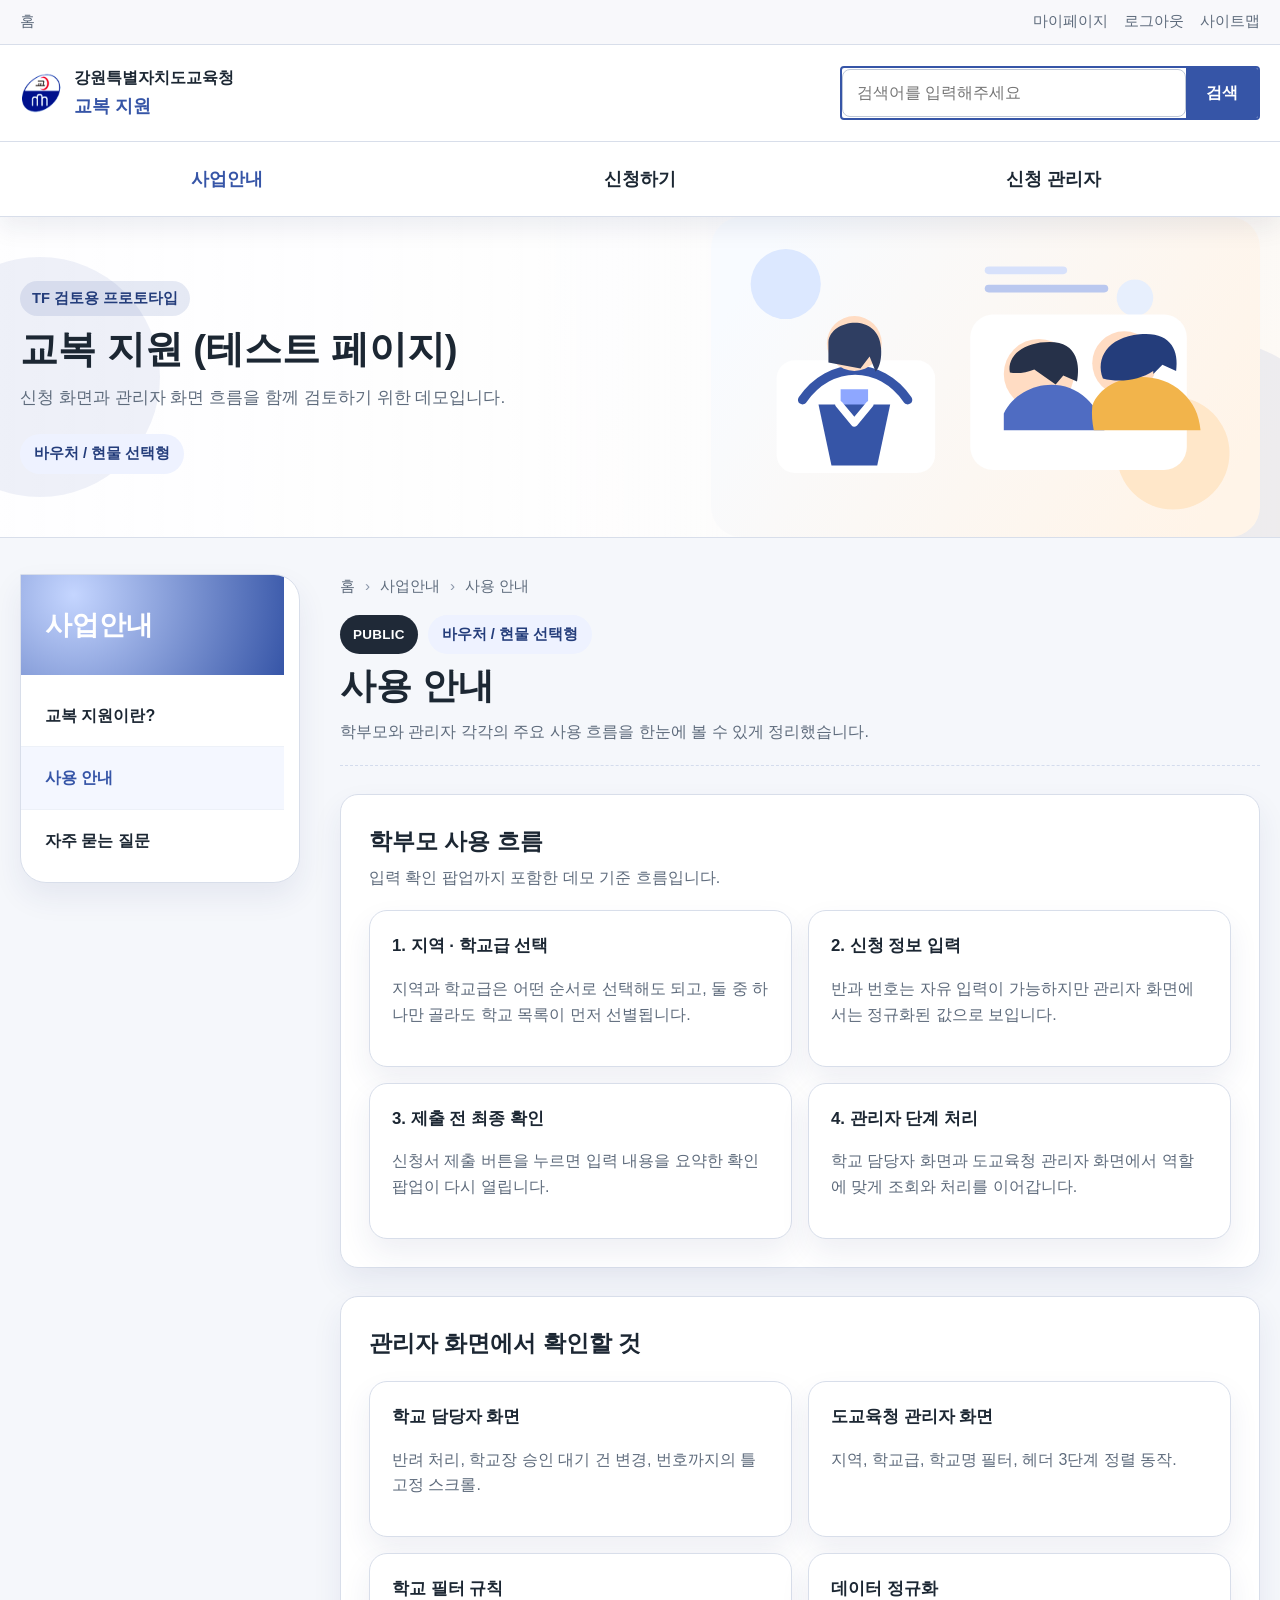
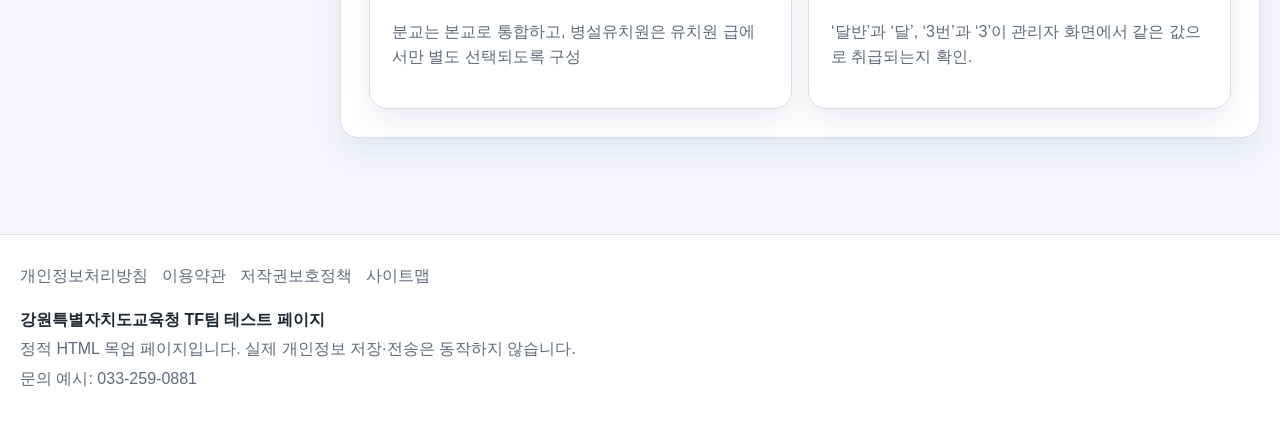
<file: usage/index.html>
<!DOCTYPE html>
<html lang="ko">
<head>
  <meta charset="utf-8">
  <meta name="robots" content="noindex">
  <meta http-equiv="X-UA-Compatible" content="IE=edge">
  <meta name="viewport" content="width=device-width, initial-scale=1.0">
  <meta name="description" content="강원특별자치도교육청 교복 지원 TF 테스트 페이지">
  <title>강원특별자치도교육청 교복 지원</title>

  <script async src="https://www.googletagmanager.com/gtag/js?id=G-W9LZ347BJD"></script>
  <script>
    window.dataLayer = window.dataLayer || [];
    function gtag() { dataLayer.push(arguments); }
    gtag('js', new Date());
    gtag('config', 'G-W9LZ347BJD');
  </script>

  <link rel="stylesheet" href="/static/style.css?v=3">
  <script src="/static/global-loader.js?v=3" defer></script>
  <script src="/static/app-config.js?v=3" defer></script>
  <script src="/static/schools-data.js?v=3" defer></script>
  <script src="/static/app-util.js?v=3" defer></script>
  <script src="/static/app-shell.js?v=3" defer></script>
  <script src="/static/app-schools.js?v=3" defer></script>
  <script src="/static/app-db.js?v=3" defer></script>
  <script src="/static/app-forms.js?v=3" defer></script>
  <script src="/static/app-admin-common.js?v=3" defer></script>
  <script src="/static/page-usage.js?v=3" defer></script>
</head>
<body data-page="usage" data-base="../">
  <div id="site-header"></div>
  <main id="main-content">
    <div id="sub-visual"></div>
    <div class="container page-shell">
      <aside id="side-nav"></aside>
      <section class="page-main">
        <div id="breadcrumbs"></div>
        <div id="page-heading"></div>
        <div id="page-content"></div>
      </section>
    </div>
  </main>
  <div id="site-footer"></div>
</body>
</html>
</file>
<file: static/style.css>
:root {
  --bg: #f5f7fb;
  --surface: #ffffff;
  --surface-2: #eef2fb;
  --line: #d8deea;
  --text: #1c2733;
  --muted: #5e6b7c;
  --primary: #3655a7;
  --primary-dark: #243d7b;
  --accent: #6b8cff;
  --success: #1d7f53;
  --warning: #c47b11;
  --danger: #c74852;
  --shadow: 0 14px 30px rgba(32, 57, 114, 0.08);
  --radius: 18px;
  --radius-sm: 12px;
  --container: 1240px;
  --site-header-height: 0px;
  --label-col: 190px;
  --font: "Pretendard", "Apple SD Gothic Neo", "Malgun Gothic", "맑은 고딕", sans-serif;
}

* {
  box-sizing: border-box;
}

html, body {
  margin: 0;
  padding: 0;
  background: var(--bg);
  color: var(--text);
  font-family: var(--font);
  line-height: 1.6;
}

html {
  scroll-padding-top: calc(var(--site-header-height) + 16px);
}

body {
  min-width: 320px;
}

img {
  max-width: 100%;
  vertical-align: middle;
}

a {
  color: inherit;
  text-decoration: none;
}

button,
input,
select,
textarea {
  font: inherit;
}

button {
  cursor: pointer;
}

code {
  padding: 0.12rem 0.35rem;
  border-radius: 0.35rem;
  background: #eef2ff;
  color: var(--primary-dark);
}

.sr-only {
  position: absolute;
  width: 1px;
  height: 1px;
  margin: -1px;
  overflow: hidden;
  clip: rect(0 0 0 0);
}

.container {
  width: min(100% - 32px, var(--container));
  margin: 0 auto;
}

.skip-links {
  position: fixed;
  inset: 8px auto auto 8px;
  display: flex;
  gap: 8px;
  z-index: 200;
}

.skip-links a {
  transform: translateY(-200%);
  padding: 8px 12px;
  border-radius: 10px;
  background: var(--text);
  color: #fff;
  font-size: 0.92rem;
}

.skip-links a:focus {
  transform: translateY(0);
}

#site-header {
  position: sticky;
  top: 0;
  z-index: 180;
  background: #fff;
  box-shadow: 0 10px 24px rgba(24, 35, 74, 0.08);
  isolation: isolate;
}

#site-header:empty {
  display: block;
  box-shadow: none;
}

.site-header {
  background: #fff;
}

.utility-bar {
  border-bottom: 1px solid var(--line);
  background: #f8f8fb;
}

.utility-inner {
  display: flex;
  align-items: center;
  justify-content: space-between;
  min-height: 44px;
  gap: 16px;
}

.utility-right,
.utility-left {
  display: flex;
  align-items: center;
  gap: 16px;
  color: var(--muted);
  font-size: 0.93rem;
}

.masthead {
  display: flex;
  align-items: center;
  justify-content: space-between;
  gap: 20px;
  min-height: 96px;
}

.brand {
  display: inline-flex;
  align-items: center;
  gap: 12px;
}

.brand strong {
  display: block;
  font-size: 1rem;
}

.brand span {
  display: block;
  color: var(--primary);
  font-size: 1.15rem;
  font-weight: 700;
}

.search-box {
  display: flex;
  align-items: center;
  width: min(420px, 100%);
  margin-left: auto;
  border: 2px solid var(--primary);
  border-radius: 4px;
  overflow: hidden;
  background: #fff;
}

.search-box input {
  width: 100%;
  border: 0;
  padding: 14px 16px;
  background: transparent;
}

.search-box button {
  min-width: 72px;
  height: 50px;
  border: 0;
  background: var(--primary);
  color: #fff;
  font-weight: 700;
}

.mobile-menu-button {
  display: none;
  align-items: center;
  gap: 8px;
  padding: 10px 14px;
  border: 1px solid var(--line);
  border-radius: 12px;
  background: #fff;
}

.mobile-menu-button span {
  display: block;
  width: 18px;
  height: 2px;
  background: var(--text);
  border-radius: 999px;
}

.desktop-nav {
  border-top: 1px solid var(--line);
  border-bottom: 1px solid var(--line);
  background: #fff;
}

.desktop-nav-list {
  display: grid;
  grid-template-columns: repeat(5, 1fr);
  list-style: none;
  margin: 0;
  padding: 0;
}

.gnb-item {
  position: relative;
}

.gnb-link {
  display: flex;
  align-items: center;
  justify-content: center;
  min-height: 74px;
  font-size: 1.1rem;
  font-weight: 700;
  transition: color 0.2s ease;
}

.gnb-item.is-active > .gnb-link,
.gnb-item:hover > .gnb-link {
  color: var(--primary);
}

.gnb-submenu {
  position: absolute;
  left: 0;
  right: 0;
  top: 100%;
  display: none;
  padding: 0;
  background: rgba(255, 255, 255, 0.98);
  border: 1px solid var(--line);
  border-top: 0;
  box-shadow: var(--shadow);
  z-index: 10;
}

.gnb-item:hover .gnb-submenu,
.gnb-item:focus-within .gnb-submenu {
  display: block;
}

.gnb-submenu ul {
  margin: 0;
  padding: 14px 18px;
  list-style: none;
}

.gnb-submenu a {
  display: block;
  padding: 8px 0;
  color: var(--muted);
}

.gnb-submenu a:hover {
  color: var(--primary);
}

.mobile-drawer,
.mobile-backdrop {
  display: none;
}

.sub-visual {
  position: relative;
  overflow: hidden;
  background:
    linear-gradient(90deg, rgba(255,255,255,0.95) 0%, rgba(255,255,255,0.88) 42%, rgba(255,255,255,0.32) 100%),
    linear-gradient(135deg, #eef3ff 0%, #fef7ee 100%);
  border-bottom: 1px solid var(--line);
}

.sub-visual::before,
.sub-visual::after {
  content: "";
  position: absolute;
  border-radius: 50%;
  background: rgba(54, 85, 167, 0.08);
}

.sub-visual::before {
  width: 240px;
  height: 240px;
  left: -80px;
  top: 40px;
}

.sub-visual::after {
  width: 320px;
  height: 320px;
  right: -80px;
  bottom: -120px;
}

.sub-visual-inner {
  position: relative;
  display: grid;
  grid-template-columns: 1.1fr 0.9fr;
  align-items: center;
  gap: 20px;
  min-height: 270px;
}

.sub-copy {
  position: relative;
  z-index: 1;
  padding: 28px 0;
}

.eyebrow {
  display: inline-block;
  margin: 0 0 10px;
  padding: 6px 12px;
  border-radius: 999px;
  background: rgba(54, 85, 167, 0.12);
  color: var(--primary-dark);
  font-size: 0.92rem;
  font-weight: 700;
}

.sub-copy h1 {
  margin: 0 0 12px;
  font-size: clamp(2rem, 3vw, 3.3rem);
  line-height: 1.2;
}

.sub-copy > p:last-of-type {
  margin: 0;
  color: var(--muted);
  font-size: 1.08rem;
}

.sub-badges {
  display: flex;
  flex-wrap: wrap;
  gap: 10px;
  margin-top: 22px;
}

.mode-badge,
.tf-badge {
  display: inline-flex;
  align-items: center;
  padding: 8px 14px;
  border-radius: 999px;
  font-size: 0.92rem;
  font-weight: 700;
}

.mode-badge {
  background: #eef2ff;
  color: var(--primary-dark);
}

.tf-badge {
  background: #edf8f3;
  color: var(--success);
}

.sub-art {
  position: relative;
  z-index: 1;
  display: flex;
  justify-content: flex-end;
}

.page-shell {
  display: grid;
  grid-template-columns: 280px minmax(0, 1fr);
  gap: 40px;
  align-items: start;
  padding: 36px 0 72px;
}

.page-shell.is-home {
  grid-template-columns: 1fr;
}

#side-nav[hidden] {
  display: none !important;
}

#side-nav {
  position: sticky;
  top: calc(var(--site-header-height) + 18px);
  align-self: start;
}

.side-card {
  position: static;
  max-height: calc(100vh - var(--site-header-height) - 36px);
  overflow: auto;
  border: 1px solid var(--line);
  border-radius: 0 26px 26px 26px;
  background: #fff;
  box-shadow: var(--shadow);
  scrollbar-gutter: stable;
}

.side-card h2 {
  margin: 0;
  padding: 28px 24px;
  background: radial-gradient(circle at 20% 20%, rgba(109, 151, 255, 0.4), rgba(54,85,167,1));
  color: #fff;
  font-size: 1.7rem;
}

.side-nav-list {
  list-style: none;
  margin: 0;
  padding: 10px 0;
}

.side-nav-list li + li {
  border-top: 1px solid #edf1f8;
}

.side-nav-list a {
  display: block;
  padding: 18px 24px;
  font-weight: 600;
}

.side-nav-list li.is-active a {
  color: var(--primary);
  background: #f4f7ff;
}

.page-main {
  min-width: 0;
}

.breadcrumb ol {
  display: flex;
  flex-wrap: wrap;
  gap: 10px;
  list-style: none;
  margin: 0 0 16px;
  padding: 0;
  color: var(--muted);
  font-size: 0.95rem;
}

.breadcrumb li:not(:last-child)::after {
  content: "›";
  margin-left: 10px;
  color: #8a96a9;
}

.page-heading-box {
  display: flex;
  align-items: flex-start;
  justify-content: space-between;
  gap: 16px;
  margin-bottom: 22px;
  padding-bottom: 20px;
  border-bottom: 1px dashed #d4dced;
}

.page-heading-top {
  display: flex;
  flex-wrap: wrap;
  gap: 10px;
  margin-bottom: 10px;
}

.page-mini-label {
  display: inline-flex;
  align-items: center;
  padding: 8px 13px;
  border-radius: 999px;
  background: #1f2937;
  color: #fff;
  font-size: 0.84rem;
  font-weight: 700;
  letter-spacing: 0.02em;
}

.page-title {
  margin: 0;
  font-size: clamp(1.95rem, 2.8vw, 2.6rem);
  line-height: 1.25;
}

.page-description {
  margin: 10px 0 0;
  color: var(--muted);
}

.section-block {
  margin-top: 28px;
  padding: 28px;
  border: 1px solid var(--line);
  border-radius: var(--radius);
  background: var(--surface);
  box-shadow: var(--shadow);
}

.section-block.compact {
  padding: 24px;
}

.section-head {
  margin-bottom: 20px;
}

.section-head h3 {
  margin: 0 0 6px;
  font-size: 1.42rem;
}

.section-head p {
  margin: 0;
  color: var(--muted);
}

.home-grid,
.info-grid {
  display: grid;
  grid-template-columns: minmax(0, 1.2fr) minmax(320px, 0.8fr);
  gap: 24px;
}

.hero-card,
.summary-card,
.info-card,
.feature-card,
.timeline-card,
.link-card,
.stat-card {
  border: 1px solid var(--line);
  border-radius: var(--radius);
  background: #fff;
  box-shadow: var(--shadow);
}

.hero-card {
  display: grid;
  grid-template-columns: 1.3fr 0.7fr;
  gap: 18px;
  padding: 30px;
}

.hero-card h3 {
  margin: 0 0 10px;
  font-size: clamp(1.7rem, 2.4vw, 2.3rem);
  line-height: 1.32;
}

.hero-card p {
  color: var(--muted);
}

.hero-points {
  display: grid;
  gap: 12px;
}

.mini-stat {
  display: grid;
  gap: 4px;
  align-content: start;
  padding: 18px;
  border: 1px solid #e4eaf7;
  border-radius: 18px;
  background: linear-gradient(135deg, #f6f8ff, #ffffff);
}

.mini-stat strong {
  color: var(--primary-dark);
  font-size: 1.2rem;
}

.summary-card,
.info-card {
  padding: 26px;
}

.summary-card h3,
.info-card h3 {
  margin: 0 0 14px;
  font-size: 1.25rem;
}

.check-list {
  margin: 0;
  padding: 0;
  list-style: none;
}

.check-list li {
  position: relative;
  padding-left: 24px;
}

.check-list li + li {
  margin-top: 10px;
}

.check-list li::before {
  content: "•";
  position: absolute;
  left: 8px;
  top: 0;
  color: var(--primary);
  font-weight: 700;
}

.stats-grid {
  display: grid;
  grid-template-columns: repeat(4, minmax(0, 1fr));
  gap: 16px;
  margin-top: 24px;
}

.stat-card {
  padding: 20px;
}

.stat-label {
  display: block;
  color: var(--muted);
  font-size: 0.95rem;
}

.stat-value {
  display: block;
  margin-top: 8px;
  font-size: clamp(1.6rem, 2.2vw, 2.1rem);
  line-height: 1.1;
}

.link-card-grid,
.feature-grid,
.timeline-grid {
  display: grid;
  grid-template-columns: repeat(2, minmax(0, 1fr));
  gap: 16px;
}

.link-card {
  display: grid;
  gap: 6px;
  padding: 22px;
}

.link-card:hover {
  border-color: var(--accent);
  transform: translateY(-1px);
  transition: 0.2s ease;
}

.link-card strong {
  color: var(--primary-dark);
  font-size: 1.07rem;
}

.link-card span,
.feature-card p,
.timeline-card p {
  color: var(--muted);
}

.feature-card,
.timeline-card {
  padding: 22px;
}

.feature-card h4,
.timeline-card strong {
  display: block;
  margin: 0 0 8px;
  font-size: 1.05rem;
}

.key-value-list {
  display: grid;
  gap: 14px;
  margin: 0;
}

.key-value-list div {
  display: grid;
  grid-template-columns: 110px minmax(0, 1fr);
  gap: 10px;
  padding-bottom: 12px;
  border-bottom: 1px dashed #e3e9f6;
}

.key-value-list dt {
  color: var(--muted);
}

.key-value-list dd {
  margin: 0;
  font-weight: 700;
}

.alert-box {
  padding: 18px 20px;
  border: 1px solid #d7e4ff;
  border-radius: 16px;
  background: #f5f8ff;
}

.alert-box.subtle {
  background: #fafbfe;
  border-color: #e6ebf5;
}

.alert-box strong {
  display: block;
  margin-bottom: 6px;
  color: var(--primary-dark);
}

.toolbar {
  display: flex;
  justify-content: space-between;
  gap: 20px;
  align-items: flex-start;
  margin-bottom: 20px;
}

.toolbar h3 {
  margin: 0 0 6px;
}

.toolbar-note {
  margin: 0;
  color: var(--muted);
}

.filter-panel {
  margin-bottom: 24px;
  padding: 18px;
  border: 1px solid #e4eaf7;
  border-radius: 18px;
  background: #f8faff;
}

.filter-grid {
  display: grid;
  grid-template-columns: repeat(5, minmax(0, 1fr)) auto;
  gap: 14px;
  align-items: end;
}

.filter-grid label {
  display: grid;
  gap: 6px;
  font-weight: 600;
}

.filter-grid label span {
  font-size: 0.92rem;
  color: var(--muted);
}

.filter-grid .wide {
  grid-column: span 1;
}

.filter-actions {
  display: flex;
  gap: 10px;
  align-items: end;
}

.table-scroll {
  overflow-x: auto;
}

.tbl-list,
.tbl-form {
  width: 100%;
  border-collapse: collapse;
  border-top: 2px solid #8f9bb5;
}

.tbl-list th,
.tbl-list td,
.tbl-form th,
.tbl-form td {
  border-bottom: 1px solid #d8dee9;
  vertical-align: middle;
}

.tbl-list th {
  padding: 14px 12px;
  background: #f3f6fb;
  text-align: center;
  font-size: 0.95rem;
}

.tbl-list td {
  padding: 14px 12px;
  text-align: center;
}

.tbl-form th {
  width: var(--label-col);
  padding: 14px 16px;
  background: #f6f7f9;
  text-align: center;
  font-size: 1rem;
}

.tbl-form td {
  padding: 12px 16px;
  background: #fff;
}

.table-school {
  display: grid;
  gap: 2px;
  text-align: left;
}

.table-school strong {
  font-weight: 700;
}

.table-school span {
  color: var(--muted);
  font-size: 0.92rem;
}

.empty-cell {
  padding: 32px 16px !important;
  color: var(--muted);
}

input[type="text"],
input[type="search"],
input[type="date"],
select,
textarea {
  width: min(100%, 520px);
  min-height: 46px;
  padding: 10px 14px;
  border: 1px solid #bfc8d8;
  border-radius: 8px;
  background: #fff;
}

textarea {
  min-height: 92px;
  resize: vertical;
}

select[multiple] {
  min-height: 150px;
}

.field-stack {
  display: grid;
  gap: 8px;
}

.field-help {
  margin: 0;
  color: var(--muted);
  font-size: 0.92rem;
}

.school-meta {
  display: grid;
  gap: 4px;
  padding: 12px 14px;
  border: 1px dashed #c7d3ea;
  border-radius: 12px;
  background: #f8fbff;
  color: var(--muted);
  font-size: 0.94rem;
}

.school-meta strong {
  color: var(--text);
}

.inline-inputs,
.radio-group,
.check-line,
.button-row,
.button-stack {
  display: flex;
  flex-wrap: wrap;
  gap: 10px;
  align-items: center;
}

.inline-inputs label {
  display: inline-flex;
  gap: 8px;
  align-items: center;
}

.inline-inputs input {
  width: 120px;
}

.radio-group label,
.check-line {
  font-weight: 600;
}

.static-field {
  display: grid;
  gap: 6px;
}

.button-row {
  margin-top: 20px;
}

.button-row.center {
  justify-content: center;
}

.button-stack {
  justify-content: center;
}

.btn {
  display: inline-flex;
  align-items: center;
  justify-content: center;
  min-height: 46px;
  padding: 0 18px;
  border: 1px solid transparent;
  border-radius: 10px;
  font-weight: 700;
  white-space: nowrap;
}

.btn-small {
  min-height: 34px;
  padding: 0 12px;
  font-size: 0.9rem;
}

.btn-primary {
  background: var(--primary);
  color: #fff;
}

.btn-primary:hover {
  background: var(--primary-dark);
}

.btn-secondary {
  background: #4a4f57;
  color: #fff;
}

.btn-outline {
  border-color: #adb7ca;
  background: #fff;
  color: var(--text);
}

.inline-status-select {
  min-width: 118px;
  width: auto;
  min-height: 38px;
  padding: 8px 10px;
}

.result-box {
  margin-top: 22px;
  padding: 18px 20px;
  border: 1px solid #d4e7dc;
  border-radius: 16px;
  background: #f3fbf6;
}

.result-box strong {
  display: block;
  margin-bottom: 8px;
  color: var(--success);
}

.status-pill {
  display: inline-flex;
  align-items: center;
  justify-content: center;
  min-width: 76px;
  padding: 6px 12px;
  border-radius: 999px;
  font-size: 0.9rem;
  font-weight: 700;
}

.status-received {
  background: #edf2ff;
  color: var(--primary-dark);
}

.status-review {
  background: #fff4dc;
  color: #8a5b00;
}

.status-approved {
  background: #edf8f3;
  color: var(--success);
}

.status-revise {
  background: #fff2df;
  color: var(--warning);
}

.status-rejected {
  background: #ffecef;
  color: var(--danger);
}

.status-default {
  background: #eff2f6;
  color: var(--muted);
}

.cell-highlight {
  background: #f2f6ff !important;
  color: var(--primary-dark);
  font-weight: 700;
}

.faq-list {
  display: grid;
  gap: 14px;
}

.faq-item {
  overflow: hidden;
  border: 1px solid var(--line);
  border-radius: 16px;
  background: #fff;
  box-shadow: var(--shadow);
}

.faq-item summary {
  position: relative;
  padding: 18px 22px;
  cursor: pointer;
  font-weight: 700;
  list-style: none;
}

.faq-item summary::-webkit-details-marker {
  display: none;
}

.faq-item summary::after {
  content: "+";
  position: absolute;
  right: 22px;
  top: 18px;
  font-size: 1.3rem;
  color: var(--primary);
}

.faq-item[open] summary::after {
  content: "−";
}

.faq-answer {
  padding: 0 22px 18px;
  color: var(--muted);
}

.compare-table td:first-child,
.compare-table th:first-child {
  min-width: 150px;
}

.detail-dialog {
  width: min(880px, calc(100% - 32px));
  border: 0;
  border-radius: 22px;
  padding: 0;
  box-shadow: 0 24px 60px rgba(0, 0, 0, 0.18);
}

.detail-dialog::backdrop {
  background: rgba(15, 24, 44, 0.45);
}

.detail-dialog-inner {
  padding: 0;
}

.detail-dialog-header {
  display: flex;
  justify-content: space-between;
  align-items: center;
  padding: 18px 22px;
  border-bottom: 1px solid var(--line);
  background: #f7f9fd;
}

.dialog-close {
  border: 0;
  background: #4a4f57;
  color: #fff;
  border-radius: 10px;
  padding: 10px 14px;
}

.detail-grid {
  display: grid;
  grid-template-columns: repeat(2, minmax(0, 1fr));
  gap: 16px;
  padding: 22px;
  margin: 0;
}

.detail-grid div {
  padding: 14px;
  border: 1px solid #e4eaf5;
  border-radius: 14px;
  background: #fff;
}

.detail-grid dt {
  color: var(--muted);
  font-size: 0.92rem;
}

.detail-grid dd {
  margin: 4px 0 0;
  font-weight: 700;
}

.site-footer {
  margin-top: 24px;
  border-top: 1px solid var(--line);
  background: #fff;
}

.footer-inner {
  display: grid;
  gap: 18px;
  padding: 28px 0 40px;
}

.footer-links {
  display: flex;
  flex-wrap: wrap;
  gap: 14px;
  color: var(--muted);
}

.footer-copy strong {
  display: block;
  margin-bottom: 4px;
}

.footer-copy p {
  margin: 4px 0 0;
  color: var(--muted);
}

.toast {
  position: fixed;
  left: 50%;
  bottom: 28px;
  transform: translateX(-50%) translateY(18px);
  opacity: 0;
  pointer-events: none;
  padding: 12px 18px;
  border-radius: 999px;
  background: rgba(28, 39, 51, 0.96);
  color: #fff;
  font-weight: 600;
  box-shadow: var(--shadow);
  transition: 0.24s ease;
  z-index: 300;
}

.toast.show {
  opacity: 1;
  transform: translateX(-50%) translateY(0);
}

.is-hidden {
  display: none;
}

@media (max-width: 1180px) {
  .sub-visual-inner,
  .home-grid,
  .info-grid {
    grid-template-columns: 1fr;
  }

  .hero-card {
    grid-template-columns: 1fr;
  }

  .filter-grid {
    grid-template-columns: repeat(2, minmax(0, 1fr));
  }

  .detail-grid {
    grid-template-columns: 1fr;
  }
}

@media (max-width: 960px) {
  .masthead {
    min-height: auto;
    padding: 18px 0;
  }

  .search-box {
    display: none;
  }

  .mobile-menu-button {
    display: inline-flex;
  }

  .desktop-nav {
    display: none;
  }

  .mobile-drawer {
    position: fixed;
    top: 0;
    right: -88%;
    width: min(84vw, 360px);
    height: 100vh;
    padding: 0;
    background: #fff;
    box-shadow: -12px 0 40px rgba(0,0,0,0.18);
    z-index: 120;
    transition: right 0.25s ease;
  }

  .mobile-backdrop {
    position: fixed;
    inset: 0;
    background: rgba(15, 24, 44, 0.4);
    z-index: 110;
    opacity: 0;
    pointer-events: none;
    transition: opacity 0.25s ease;
  }

  .mobile-drawer-header {
    display: flex;
    justify-content: space-between;
    align-items: center;
    padding: 18px 20px;
    border-bottom: 1px solid var(--line);
  }

  .drawer-close {
    border: 0;
    background: #4a4f57;
    color: #fff;
    padding: 8px 12px;
    border-radius: 10px;
  }

  .mobile-drawer-body {
    padding: 12px 20px 24px;
  }

  .mobile-nav-group {
    border-bottom: 1px solid #edf1f8;
    padding: 10px 0;
  }

  .mobile-nav-group summary {
    cursor: pointer;
    font-weight: 700;
  }

  .mobile-nav-group ul {
    list-style: none;
    padding: 8px 0 0 0;
    margin: 0;
  }

  .mobile-nav-group li + li {
    margin-top: 6px;
  }

  .mobile-nav-group a {
    color: var(--muted);
  }

  body.drawer-open .mobile-drawer {
    right: 0;
  }

  body.drawer-open .mobile-backdrop {
    opacity: 1;
    pointer-events: auto;
  }

  .page-shell {
    grid-template-columns: 1fr;
  }

  #side-nav {
    position: static;
    top: auto;
  }

  .side-card {
    max-height: none;
    overflow: visible;
  }

  .link-card-grid,
  .feature-grid,
  .timeline-grid,
  .stats-grid {
    grid-template-columns: 1fr 1fr;
  }
}

@media (max-width: 680px) {
  .container {
    width: min(100% - 24px, var(--container));
  }

  .utility-inner {
    min-height: 40px;
  }

  .utility-right {
    gap: 10px;
    font-size: 0.86rem;
  }

  .sub-visual-inner {
    min-height: auto;
    padding: 18px 0 26px;
  }

  .sub-copy h1 {
    font-size: 2rem;
  }

  .page-shell {
    padding: 24px 0 56px;
    gap: 22px;
  }

  .section-block,
  .summary-card,
  .info-card,
  .hero-card,
  .stat-card {
    padding: 18px;
  }

  .page-title {
    font-size: 1.7rem;
  }

  .tbl-form th,
  .tbl-form td {
    display: block;
    width: 100%;
    text-align: left;
  }

  .tbl-form th {
    padding-bottom: 8px;
  }

  .tbl-form td {
    padding-top: 0;
  }

  input[type="text"],
  input[type="search"],
  input[type="date"],
  select,
  textarea {
    width: 100%;
  }

  .filter-grid,
  .link-card-grid,
  .feature-grid,
  .timeline-grid,
  .stats-grid {
    grid-template-columns: 1fr;
  }

  .filter-actions,
  .button-row {
    width: 100%;
    justify-content: stretch;
  }

  .button-row > * {
    flex: 1 1 auto;
  }

  .toolbar {
    flex-direction: column;
  }
}

.desktop-nav-list-admin-3 {
  grid-template-columns: repeat(3, 1fr);
}

.toolbar-single {
  align-items: center;
}

.context-panel {
  margin-bottom: 20px;
}

.compact-alert {
  margin-bottom: 16px;
}

.confirm-dialog {
  width: min(840px, calc(100% - 32px));
}

.confirm-dialog-body {
  padding: 22px;
}

.confirm-table th {
  width: 180px;
  background: #f7f9fd;
  text-align: left;
}

.confirm-table td {
  text-align: left;
}

.dialog-button-row {
  display: flex;
  justify-content: flex-end;
  gap: 10px;
  padding: 0 22px 22px;
}

.small-dialog {
  width: min(640px, calc(100% - 32px));
}

.dialog-form-body {
  display: grid;
  gap: 16px;
  padding: 22px;
}

.check-grid {
  display: grid;
  gap: 10px;
  grid-template-columns: repeat(2, minmax(0, 1fr));
}

.block-check {
  align-items: center;
  padding: 12px 14px;
  border: 1px solid #d8deea;
  border-radius: 12px;
  background: #fff;
}

.field-label {
  font-weight: 700;
}

.compact-gap {
  gap: 8px;
}

.wrap-actions {
  flex-wrap: wrap;
}

.text-link {
  padding: 0;
  border: 0;
  background: transparent;
  color: var(--primary);
  font-weight: 700;
}

.text-link:hover {
  text-decoration: underline;
}

.tbl-list th,
.tbl-list td {
  white-space: nowrap;
  word-break: keep-all;
}

.admin-table {
  table-layout: auto;
}

.admin-table th,
.admin-table td {
  min-width: 110px;
}

.admin-table-wrap {
  position: relative;
  overflow: auto;
  max-height: min(62vh, 680px);
  border-bottom: 1px solid #d8dee9;
}

.admin-table-wrap .admin-table thead th {
  position: sticky;
  top: 0;
  background: #f3f6fb;
  z-index: 3;
  box-shadow: inset 0 -1px 0 #d8dee9;
}

.admin-table-school {
  --sticky-1: 190px;
  --sticky-2: 150px;
}

.admin-table-school th:nth-child(1),
.admin-table-school td:nth-child(1) {
  min-width: var(--sticky-1);
}

.admin-table-school th:nth-child(2),
.admin-table-school td:nth-child(2) {
  min-width: var(--sticky-2);
}

.admin-table-school th:nth-child(3),
.admin-table-school td:nth-child(3) {
  min-width: 95px;
}

.admin-table-school th:nth-child(4),
.admin-table-school td:nth-child(4) {
  min-width: 110px;
}

.admin-table-school th:nth-child(5),
.admin-table-school td:nth-child(5) {
  min-width: 95px;
}

.admin-table-school .sticky-col {
  position: sticky;
  left: 0;
  background: #fff;
  z-index: 2;
}

.admin-table-school thead .sticky-col {
  background: #f3f6fb;
  z-index: 5;
}

.admin-table-school .sticky-col-1 {
  left: 0;
}

.admin-table-school .sticky-col-2 {
  left: var(--sticky-1);
}

.admin-table-school tbody .sticky-col {
  box-shadow: 1px 0 0 rgba(216, 222, 234, 0.9);
}

.status-cell {
  text-align: left !important;
}

.status-stack {
  display: grid;
  gap: 10px;
  justify-items: flex-start;
}

.button-stack-left {
  justify-content: flex-start;
}

.inline-note {
  margin: 0;
  font-size: 0.9rem;
  color: var(--muted);
}

.sort-button {
  display: inline-flex;
  align-items: center;
  gap: 8px;
  width: 100%;
  border: 0;
  padding: 0;
  background: transparent;
  font-weight: 700;
  justify-content: center;
}

.sort-button::after {
  content: '↕';
  font-size: 0.85rem;
  color: var(--muted);
}

.sort-button.is-asc::after {
  content: '↑';
  color: var(--primary);
}

.sort-button.is-desc::after {
  content: '↓';
  color: var(--primary);
}

.filter-grid-office {
  grid-template-columns: repeat(2, minmax(0, 1fr)) minmax(260px, 2fr) auto;
}

.admin-stats-grid {
  margin-bottom: 20px;
}

.admin-table-office th:nth-child(4),
.admin-table-office td:nth-child(4) {
  min-width: 180px;
}

.admin-history-table th,
.admin-history-table td {
  font-size: 0.92rem;
}

.compact-scroll {
  margin-top: 8px;
}

.detail-section + .detail-section {
  padding-top: 0;
}

.detail-section h4 {
  margin: 0 22px 8px;
}

.empty-note {
  margin: 0;
  padding: 0 22px 22px;
  color: var(--muted);
}

.admin-link-grid .link-card p {
  margin-bottom: 0;
}

.inline-inputs-wide input {
  width: 140px;
}

@media (max-width: 1180px) {
  .filter-grid-office {
    grid-template-columns: 1fr 1fr;
  }

  .check-grid {
    grid-template-columns: 1fr;
  }
}

@media (max-width: 680px) {
  .dialog-button-row {
    flex-direction: column;
  }

  .dialog-button-row .btn {
    width: 100%;
  }

  .filter-grid-office {
    grid-template-columns: 1fr;
  }
}
</file>
